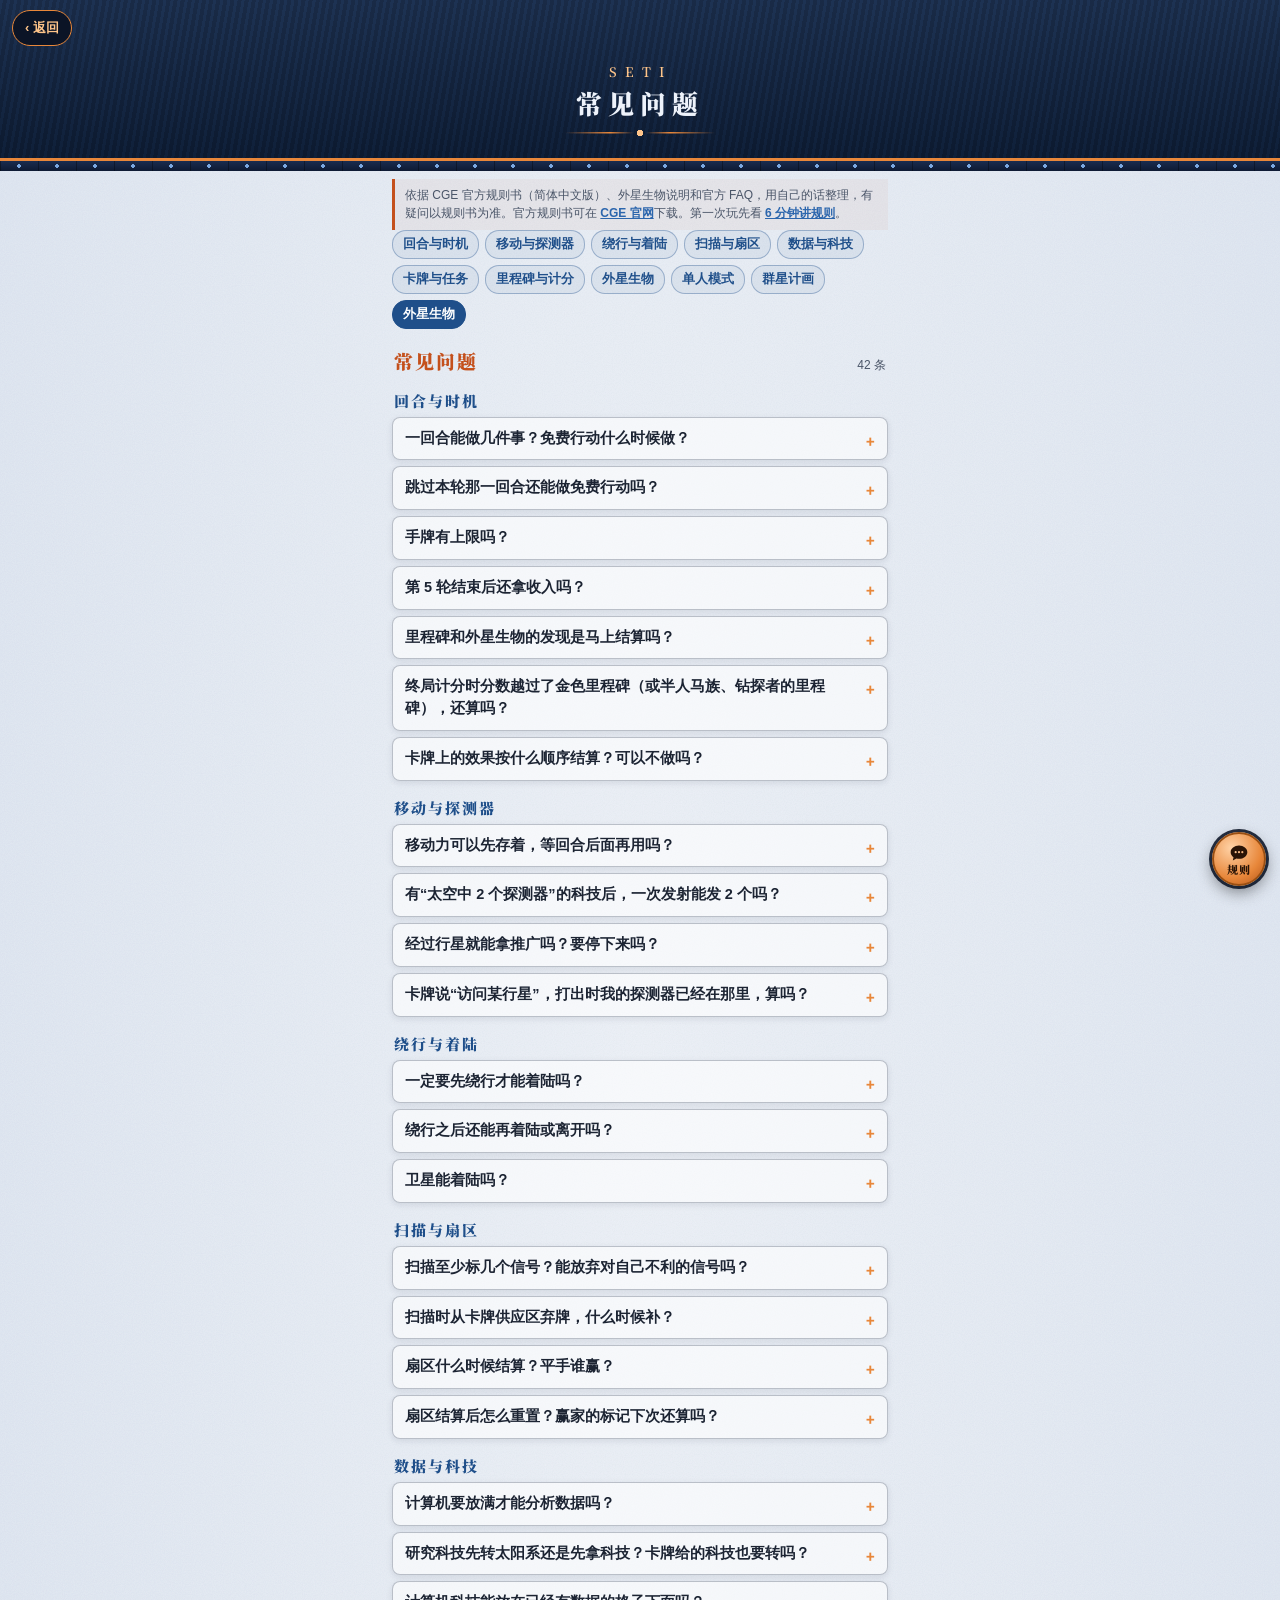
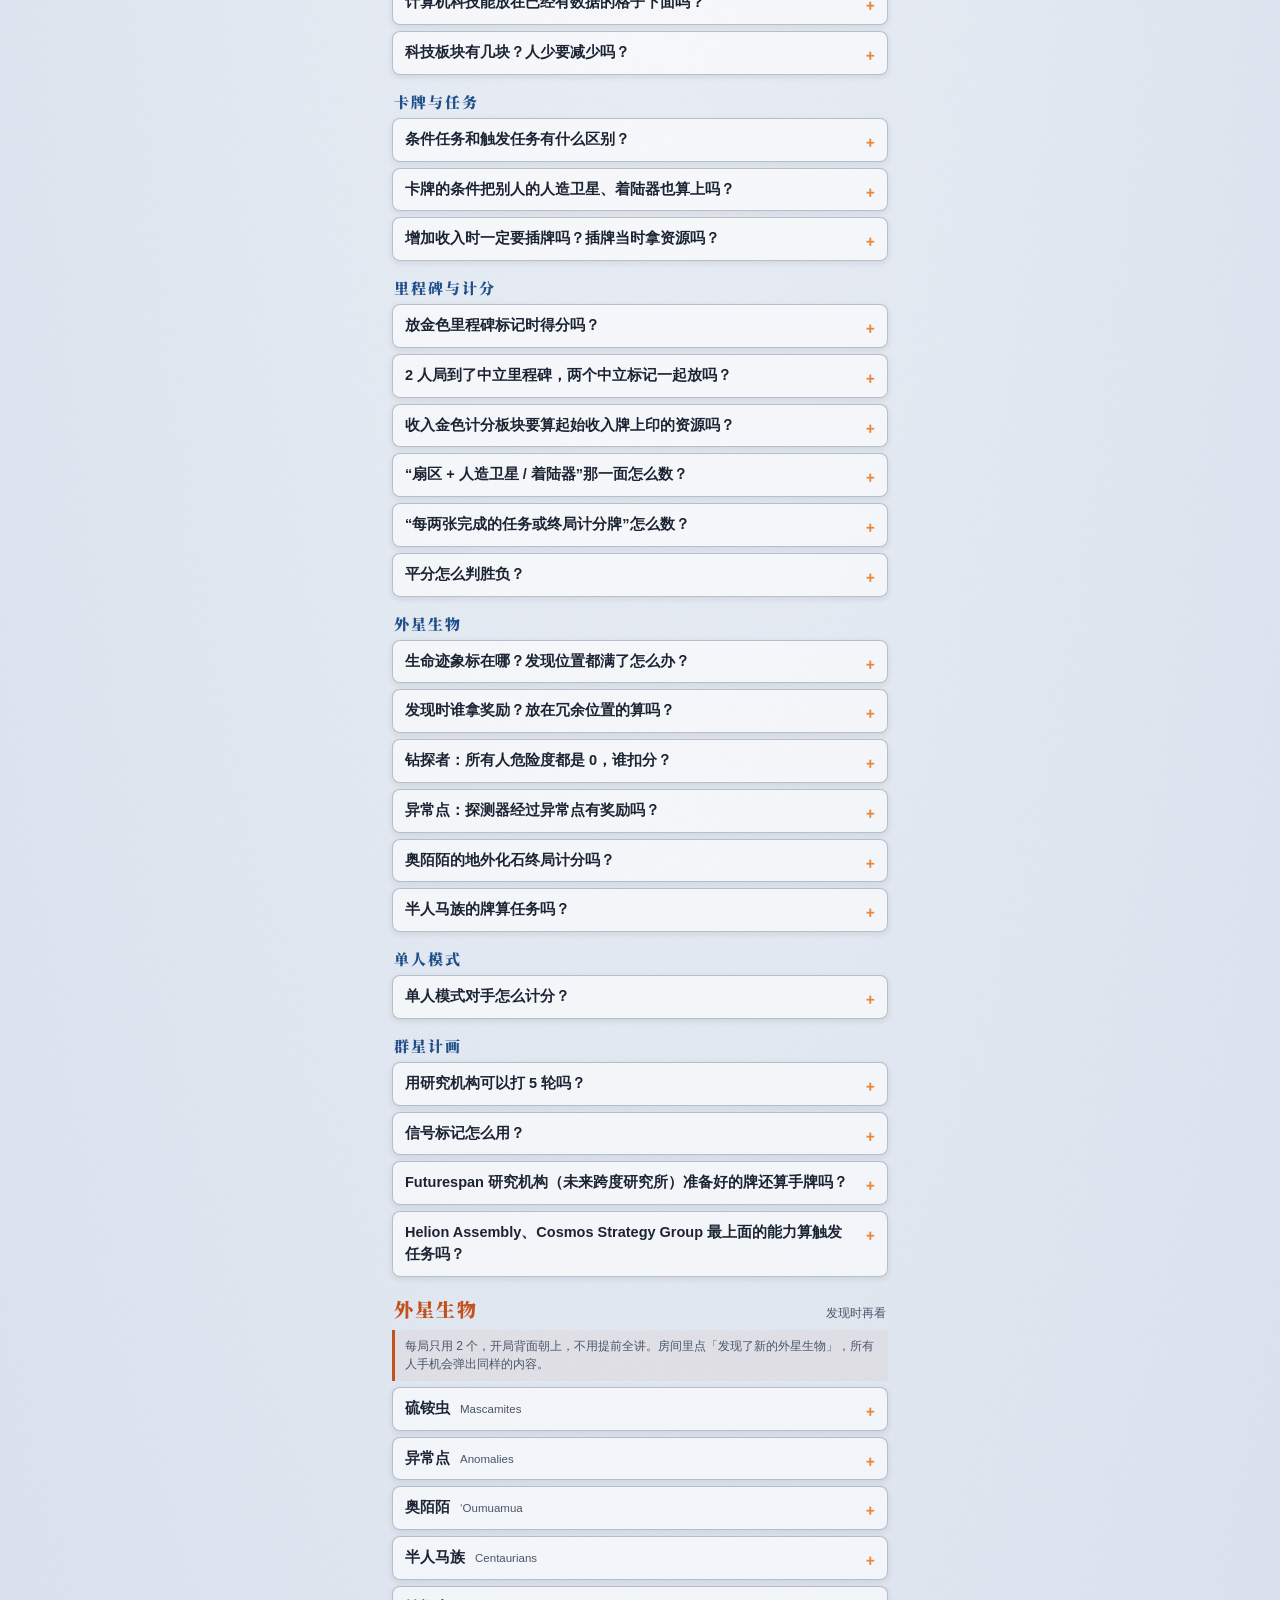
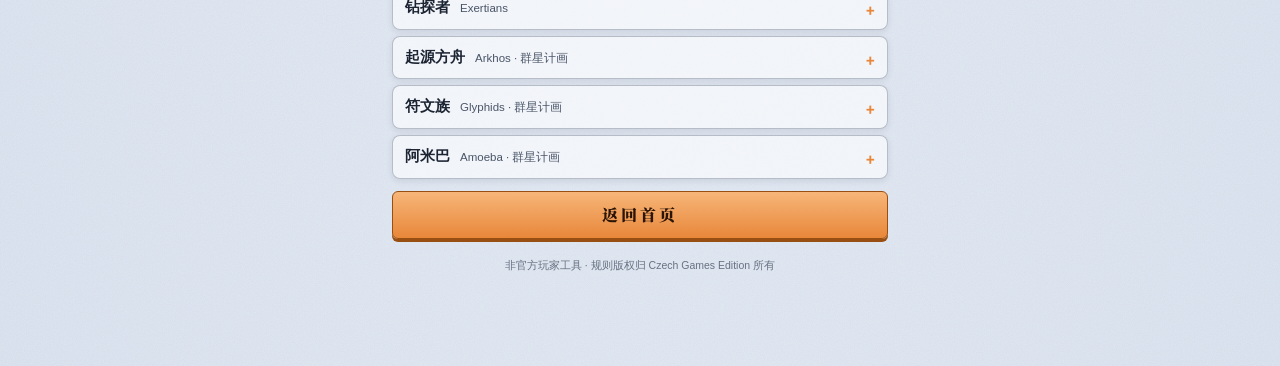
<file: public/guide.html>
<!doctype html>
<html lang="zh-CN">
<head>
<meta charset="utf-8">
<meta name="viewport" content="width=device-width,initial-scale=1,viewport-fit=cover">
<meta name="theme-color" content="#0b1426">
<title>常见问题 · 星空觅迹</title>
<meta property="og:title" content="常见问题 · 星空觅迹">
<meta property="og:image" content="https://seti.leisurecat.cloud/img/icon-512.jpg">
<link rel="icon" href="img/icon-64.png">
<link rel="apple-touch-icon" href="img/icon-180.png">
<link rel="preconnect" href="https://fonts.googleapis.com">
<link rel="preconnect" href="https://fonts.gstatic.com" crossorigin>
<link href="https://fonts.googleapis.com/css2?family=Oswald:wght@500;600&family=Noto+Serif+SC:wght@600;900&display=swap" rel="stylesheet">
<link rel="stylesheet" href="style.css">
</head>
<body>
<div style="position:absolute;width:0;height:0;overflow:hidden"><img src="img/icon-512.jpg" alt=""></div>
<div class="hero with-back"><div class="back-row"><a class="back-nav" href="/" data-html2canvas-ignore>‹ 返回</a></div><div class="en">SETI</div><h1>常见问题</h1><div class="orn"></div></div><div class="band"></div>
<div class="wrap guide">
<p class="note">依据 CGE 官方规则书（简体中文版）、外星生物说明和官方 FAQ，用自己的话整理，有疑问以规则书为准。官方规则书可在 <a href="https://czechgames.com/en/seti/" target="_blank" rel="noopener">CGE 官网</a>下载。第一次玩先看 <a href="teach">6 分钟讲规则</a>。</p>
<nav class="toc"><a href="#c0">回合与时机</a><a href="#c1">移动与探测器</a><a href="#c2">绕行与着陆</a><a href="#c3">扫描与扇区</a><a href="#c4">数据与科技</a><a href="#c5">卡牌与任务</a><a href="#c6">里程碑与计分</a><a href="#c7">外星生物</a><a href="#c8">单人模式</a><a href="#c9">群星计画</a><a class="fqa" href="#aliens">外星生物</a></nav>
<h2 class="h" id="faq">常见问题<small>42 条</small></h2>
<h3 class="fq-cat" id="c0">回合与时机</h3><details class="card fq"><summary>一回合能做几件事？免费行动什么时候做？</summary><p>每回合只做 1 个主要行动。免费行动次数不限，可以在主要行动之前、之后，甚至中途做，但只能在自己的回合做，不能在别人回合或回合之间做，也不能打断另一个免费行动。 <a href="https://filemanager.czechgames.com/storage/files/seti-search-for-extraterrestrial-intelligence/rules/SE%20rulebook%20ZH-S%2006.pdf" target="_blank" rel="noopener">来源：规则书第 7、28 页</a></p></details><details class="card fq"><summary>跳过本轮那一回合还能做免费行动吗？</summary><p>能。跳过本身是主要行动，所以先做免费行动，再执行跳过的步骤：弃到 4 张手牌、（第一个跳过的）转太阳系、选一轮结束牌。执行这些步骤时不能再做免费行动。 <a href="https://filemanager.czechgames.com/storage/files/seti-search-for-extraterrestrial-intelligence/rules/SE%20rulebook%20ZH-S%2006.pdf" target="_blank" rel="noopener">来源：规则书第 19 页</a></p></details><details class="card fq"><summary>手牌有上限吗？</summary><p>轮中没有上限，只在跳过时弃到 4 张。钻探者牌不算手牌。 <a href="https://filemanager.czechgames.com/storage/files/seti-search-for-extraterrestrial-intelligence/rules/SE%20rulebook%20ZH-S%2006.pdf" target="_blank" rel="noopener">来源：规则书第 19 页</a></p></details><details class="card fq"><summary>第 5 轮结束后还拿收入吗？</summary><p>不拿。收入在两轮之间拿，第 5 轮之后直接终局计分。但第 5 轮第一个跳过的人仍然要转太阳系。 <a href="https://filemanager.czechgames.com/storage/files/seti-search-for-extraterrestrial-intelligence/rules/SE%20rulebook%20ZH-S%2006.pdf" target="_blank" rel="noopener">来源：规则书第 19 页</a></p></details><details class="card fq"><summary>里程碑和外星生物的发现是马上结算吗？</summary><p>不是。都在当前玩家这个回合结束后结算（做完所有免费行动之后）。同一回合多人到达里程碑，从刚结束回合的玩家起顺时针结算，中立里程碑最后；有发现的话先结算里程碑再发现。 <a href="https://filemanager.czechgames.com/storage/files/seti-search-for-extraterrestrial-intelligence/rules/SE%20rulebook%20ZH-S%2006.pdf" target="_blank" rel="noopener">来源：规则书第 18、20 页</a></p></details><details class="card fq"><summary>终局计分时分数越过了金色里程碑（或半人马族、钻探者的里程碑），还算吗？</summary><p>不算。游戏已经结束，终局计分时越过的里程碑一律不触发。 <a href="https://boardgamegeek.com/thread/3392878" target="_blank" rel="noopener">来源：CGE 官方 FAQ</a></p></details><details class="card fq"><summary>卡牌上的效果按什么顺序结算？可以不做吗？</summary><p>从左到右、从上到下结算，执行不了的跳过、其余照做。可以不做的只有：移动（走不走）、增加收入（插不插）和任务奖励。转太阳系、标信号、拿科技、拿资源、得分、标生命迹象、卡牌要求的主要行动和里程碑都不能跳过。 <a href="https://boardgamegeek.com/thread/3392878" target="_blank" rel="noopener">来源：CGE 官方 FAQ</a></p></details><h3 class="fq-cat" id="c1">移动与探测器</h3><details class="card fq"><summary>移动力可以先存着，等回合后面再用吗？</summary><p>不行。CGE 在 2025 年 12 月正式裁定：拿到的移动力要马上用，用不完作废。唯一例外是离开小行星要 2 点时，可以马上花能量或弃牌补足第 2 点。很多早期教学视频讲错了。 <a href="https://boardgamegeek.com/thread/3621540" target="_blank" rel="noopener">来源：CGE 在 BGG 的裁定</a></p></details><details class="card fq"><summary>有“太空中 2 个探测器”的科技后，一次发射能发 2 个吗？</summary><p>不能。一次发射行动只放 1 个探测器，这个科技只是把上限提高到 2 个。已经在地球格上的探测器也算在太空中。 <a href="https://boardgamegeek.com/thread/3392878" target="_blank" rel="noopener">来源：CGE 官方 FAQ</a></p></details><details class="card fq"><summary>经过行星就能拿推广吗？要停下来吗？</summary><p>进入那一格就拿，不用停。同一回合重复进入同一格，每次都拿。太阳系公转把探测器推进有推广图标的格也拿，即使不是你的回合。 <a href="https://filemanager.czechgames.com/storage/files/seti-search-for-extraterrestrial-intelligence/rules/SE%20rulebook%20ZH-S%2006.pdf" target="_blank" rel="noopener">来源：规则书第 9、28 页</a></p></details><details class="card fq"><summary>卡牌说“访问某行星”，打出时我的探测器已经在那里，算吗？</summary><p>不算。“访问”要在打出卡牌之后把探测器移进那一格。人造卫星和着陆器也不算探测器。 <a href="https://boardgamegeek.com/thread/3392878" target="_blank" rel="noopener">来源：CGE 官方 FAQ</a></p></details><h3 class="fq-cat" id="c2">绕行与着陆</h3><details class="card fq"><summary>一定要先绕行才能着陆吗？</summary><p>不用。探测器在行星格里就可以直接着陆，花 3 能量。这颗行星已经有任何人的人造卫星时只花 2 能量，着陆卫星也享受这个折扣。 <a href="https://filemanager.czechgames.com/storage/files/seti-search-for-extraterrestrial-intelligence/rules/SE%20rulebook%20ZH-S%2006.pdf" target="_blank" rel="noopener">来源：规则书第 11 页</a></p></details><details class="card fq"><summary>绕行之后还能再着陆或离开吗？</summary><p>不能。人造卫星留在轨道上不再移动，也不能变成着陆器或回到太阳系。 <a href="https://boardgamegeek.com/thread/3392878" target="_blank" rel="noopener">来源：CGE 官方 FAQ</a></p></details><details class="card fq"><summary>卫星能着陆吗？</summary><p>默认不能，要有橙色探测器科技（能着陆卫星）或卡牌效果。费用和着陆行星一样，每个卫星只能有 1 个着陆器。 <a href="https://filemanager.czechgames.com/storage/files/seti-search-for-extraterrestrial-intelligence/rules/SE%20rulebook%20ZH-S%2006.pdf" target="_blank" rel="noopener">来源：规则书第 11、17 页</a></p></details><h3 class="fq-cat" id="c3">扫描与扇区</h3><details class="card fq"><summary>扫描至少标几个信号？能放弃对自己不利的信号吗？</summary><p>至少 2 个：地球所在扇区 1 个，从卡牌供应区弃 1 张牌、在它颜色相符的扇区 1 个。标信号是强制的，哪怕会帮对手完成扇区。数据凹槽满了还能继续标，多出的不给数据但算进争夺。 <a href="https://filemanager.czechgames.com/storage/files/seti-search-for-extraterrestrial-intelligence/rules/SE%20rulebook%20ZH-S%2006.pdf" target="_blank" rel="noopener">来源：规则书第 12–13 页</a></p></details><details class="card fq"><summary>扫描时从卡牌供应区弃牌，什么时候补？</summary><p>整个扫描行动结束后再补。平时从供应区拿牌（包括花 3 推广买牌）则马上补。 <a href="https://boardgamegeek.com/thread/3392878" target="_blank" rel="noopener">来源：CGE 官方 FAQ</a></p></details><details class="card fq"><summary>扇区什么时候结算？平手谁赢？</summary><p>拿走最后一个数据就完成，在这个主要行动结束时结算（不是回合结束）。标记最多的赢，平手时后放标记的人赢。每个在这个扇区有标记的人都得 1 推广。 <a href="https://filemanager.czechgames.com/storage/files/seti-search-for-extraterrestrial-intelligence/rules/SE%20rulebook%20ZH-S%2006.pdf" target="_blank" rel="noopener">来源：规则书第 13 页</a></p></details><details class="card fq"><summary>扇区结算后怎么重置？赢家的标记下次还算吗？</summary><p>第二名留 1 个标记在第 1 格，其余标记退回，重新放满数据，之后可以再争。只有一个人的标记时没有第二名。赢家放在恒星旁的标记只表示赢过，下次争夺不算。 <a href="https://filemanager.czechgames.com/storage/files/seti-search-for-extraterrestrial-intelligence/rules/SE%20rulebook%20ZH-S%2006.pdf" target="_blank" rel="noopener">来源：规则书第 13、28 页</a></p></details><h3 class="fq-cat" id="c4">数据与科技</h3><details class="card fq"><summary>计算机要放满才能分析数据吗？</summary><p>上排 6 格都放满才能分析，计算机科技带来的下排格不要求放满。分析后清空计算机所有数据，数据池里的不动。数据池最多 6 个。 <a href="https://filemanager.czechgames.com/storage/files/seti-search-for-extraterrestrial-intelligence/rules/SE%20rulebook%20ZH-S%2006.pdf" target="_blank" rel="noopener">来源：规则书第 14 页</a></p></details><details class="card fq"><summary>研究科技先转太阳系还是先拿科技？卡牌给的科技也要转吗？</summary><p>先转再拿。卡牌给科技也要转；牌上同时画着公转和科技也只转一次。这种颜色你已经拿满拿不到科技时，仍然要转。 <a href="https://filemanager.czechgames.com/storage/files/seti-search-for-extraterrestrial-intelligence/rules/SE%20rulebook%20ZH-S%2006.pdf" target="_blank" rel="noopener">来源：规则书第 16 页</a></p></details><details class="card fq"><summary>计算机科技能放在已经有数据的格子下面吗？</summary><p>能放，压在数据下面，但这不算放数据，拿不到那格的 2 分。只能放进空的计算机科技槽，不能盖住已有的科技。 <a href="https://boardgamegeek.com/thread/3392878" target="_blank" rel="noopener">来源：CGE 官方 FAQ</a></p></details><details class="card fq"><summary>科技板块有几块？人少要减少吗？</summary><p>12 种科技每种 4 块，不论人数都全放，每叠顶上一块 2 分板块。科技版图上缺角的方向印错了，以板块奖励面朝上为准。 <a href="https://filemanager.czechgames.com/storage/files/seti-search-for-extraterrestrial-intelligence/rules/SE%20rulebook%20ZH-S%2006.pdf" target="_blank" rel="noopener">来源：规则书第 5 页</a></p></details><h3 class="fq-cat" id="c5">卡牌与任务</h3><details class="card fq"><summary>条件任务和触发任务有什么区别？</summary><p>条件任务看状态：满足条件时作为免费行动完成，打出时就满足的也可以，但要先结算完这张牌的主效果。触发任务只认打出之后发生的事，一次触发只能盖一个圆圈，可以在别人回合触发，全部盖满才算完成。 <a href="https://filemanager.czechgames.com/storage/files/seti-search-for-extraterrestrial-intelligence/rules/SE%20rulebook%20ZH-S%2006.pdf" target="_blank" rel="noopener">来源：规则书第 15 页</a></p></details><details class="card fq"><summary>卡牌的条件把别人的人造卫星、着陆器也算上吗？</summary><p>不算，卡牌条件只看你自己的东西，除非卡上写明。终局计分牌也一样。 <a href="https://boardgamegeek.com/thread/3392878" target="_blank" rel="noopener">来源：CGE 官方 FAQ</a></p></details><details class="card fq"><summary>增加收入时一定要插牌吗？插牌当时拿资源吗？</summary><p>插不插可以选。插的时候立即拿这张牌右下角的资源，从下一轮起每轮收入也多这一份。 <a href="https://filemanager.czechgames.com/storage/files/seti-search-for-extraterrestrial-intelligence/rules/SE%20rulebook%20ZH-S%2006.pdf" target="_blank" rel="noopener">来源：规则书第 6 页</a></p></details><h3 class="fq-cat" id="c6">里程碑与计分</h3><details class="card fq"><summary>放金色里程碑标记时得分吗？</summary><p>不得分。到 25、50、70 分的回合结束时选一块还没标过的金色计分板块放标记，终局才按“组数 × 标记所在格的分数”计分。 <a href="https://filemanager.czechgames.com/storage/files/seti-search-for-extraterrestrial-intelligence/rules/SE%20rulebook%20ZH-S%2006.pdf" target="_blank" rel="noopener">来源：规则书第 18、21 页</a></p></details><details class="card fq"><summary>2 人局到了中立里程碑，两个中立标记一起放吗？</summary><p>不。每次有人达到或越过时只移 1 个，放进最左边空着的发现位置（先填左边种族下的）。4 人局没有中立里程碑。 <a href="https://boardgamegeek.com/thread/3392878" target="_blank" rel="noopener">来源：CGE 官方 FAQ</a></p></details><details class="card fq"><summary>收入金色计分板块要算起始收入牌上印的资源吗？</summary><p>不算。只数插在起始收入牌下面的牌。外星生物给的推广、数据等特殊收入也不算。 <a href="https://filemanager.czechgames.com/storage/files/seti-search-for-extraterrestrial-intelligence/rules/SE%20rulebook%20ZH-S%2006.pdf" target="_blank" rel="noopener">来源：规则书第 21 页</a></p></details><details class="card fq"><summary>“扇区 + 人造卫星 / 着陆器”那一面怎么数？</summary><p>赢得扇区的次数（同一扇区赢多次每次都算）和人造卫星加着陆器总数（含卫星上的），取小的那个就是组数。两者不需要在同一个扇区。 <a href="https://boardgamegeek.com/thread/3392878" target="_blank" rel="noopener">来源：CGE 官方 FAQ</a></p></details><details class="card fq"><summary>“每两张完成的任务或终局计分牌”怎么数？</summary><p>已完成的任务和打出的终局计分牌加起来除以 2，向下取整。0 分的终局计分牌也算；半人马族、钻探者的牌不算任务。 <a href="https://boardgamegeek.com/thread/3392878" target="_blank" rel="noopener">来源：CGE 官方 FAQ</a></p></details><details class="card fq"><summary>平分怎么判胜负？</summary><p>不判，最高分平手就共享胜利。规则书开玩笑说“卡尔·萨根的头号粉丝获胜”，紧接着说是开玩笑的。 <a href="https://filemanager.czechgames.com/storage/files/seti-search-for-extraterrestrial-intelligence/rules/SE%20rulebook%20ZH-S%2006.pdf" target="_blank" rel="noopener">来源：规则书第 21 页</a></p></details><h3 class="fq-cat" id="c7">外星生物</h3><details class="card fq"><summary>生命迹象标在哪？发现位置都满了怎么办？</summary><p>在两个外星生物下方对应颜色的发现位置放标记，每个 5 分 + 1 推广。对应颜色都满了，放冗余位置得 3 分；即使还有空位也可以主动放冗余位置。种族被发现后，可以标在它版图上任何同色空位并拿奖励，不必从下往上。 <a href="https://filemanager.czechgames.com/storage/files/seti-search-for-extraterrestrial-intelligence/rules/SE%20rulebook%20ZH-S%2006.pdf" target="_blank" rel="noopener">来源：规则书第 20 页</a></p></details><details class="card fq"><summary>发现时谁拿奖励？放在冗余位置的算吗？</summary><p>只有在 3 个发现位置放过标记的玩家拿发现奖励，冗余位置不算。但统计“某种族的生命迹象”时，发现位置和冗余位置都算。 <a href="https://boardgamegeek.com/thread/3392878" target="_blank" rel="noopener">来源：CGE 官方 FAQ</a></p></details><details class="card fq"><summary>钻探者：所有人危险度都是 0，谁扣分？</summary><p>谁都不扣。危险度最高的人才扣总分的十分之一（向下取整），最高是 0 时没人扣。平手的都扣，这一步在所有其他计分之后。 <a href="https://boardgamegeek.com/thread/3441681" target="_blank" rel="noopener">来源：CGE 在 BGG 的裁定</a></p></details><details class="card fq"><summary>异常点：探测器经过异常点有奖励吗？</summary><p>没有。异常点只在每次太阳系公转后、地球和它在同一扇区时结算，奖励给异常点版图上那一列标得最高的玩家。 <a href="https://filemanager.czechgames.com/storage/files/seti-search-for-extraterrestrial-intelligence/other-downloads/alien-species/SE%20aliens%20ZH-S%2005.pdf" target="_blank" rel="noopener">来源：外星生物说明第 4 页</a></p></details><details class="card fq"><summary>奥陌陌的地外化石终局计分吗？</summary><p>不计分，也不能兑换资源，只用来支付奥陌陌版图上部分位置的费用。 <a href="https://boardgamegeek.com/thread/3392878" target="_blank" rel="noopener">来源：CGE 官方 FAQ</a></p></details><details class="card fq"><summary>半人马族的牌算任务吗？</summary><p>不算。半人马族牌用能量付费，打出时在你分数 +15 处放标记，分数到了再结算绿色部分。 <a href="https://filemanager.czechgames.com/storage/files/seti-search-for-extraterrestrial-intelligence/other-downloads/alien-species/SE%20aliens%20ZH-S%2005.pdf" target="_blank" rel="noopener">来源：外星生物说明第 8 页</a></p></details><h3 class="fq-cat" id="c8">单人模式</h3><details class="card fq"><summary>单人模式对手怎么计分？</summary><p>对手的分数条照常走，不计金色计分板块（只占第一格）。第 5 轮结束时每个没完成的目标对手得 5 分。你的分数比对手高就赢。 <a href="https://filemanager.czechgames.com/storage/files/seti-search-for-extraterrestrial-intelligence/rules/SE%20rulebook%20ZH-S%2006.pdf" target="_blank" rel="noopener">来源：规则书第 26 页</a></p></details><h3 class="fq-cat" id="c9">群星计画</h3><details class="card fq"><summary>用研究机构可以打 5 轮吗？</summary><p>官方不建议。研究机构按 4 轮（第 2–5 轮）平衡，打 5 轮会明显变长。只用快速起始牌不用研究机构打 4 轮会偏弱；真要这样玩，用基础的起始收入牌代替研究机构。 <a href="https://filemanager.czechgames.com/storage/files/seti-space-agencies/rules/SE2%20rulebook%20ZH-S%2002.pdf" target="_blank" rel="noopener">来源：《群星计画》规则书第 8 页</a></p></details><details class="card fq"><summary>信号标记怎么用？</summary><p>在扫描行动中，每弃 1 个信号标记，可以多从卡牌供应区弃 1 张牌，在颜色相符的扇区标 1 个信号。供应区要等扫描结束才补，所以一次扫描最多用 2 个。只有扫描行动能用，单纯标信号的效果不行。 <a href="https://filemanager.czechgames.com/storage/files/seti-space-agencies/rules/SE2%20rulebook%20ZH-S%2002.pdf" target="_blank" rel="noopener">来源：《群星计画》规则书第 8 页</a></p></details><details class="card fq"><summary>Futurespan 研究机构（未来跨度研究所）准备好的牌还算手牌吗？</summary><p>不算。同一时间只能有 1 张准备好的牌；它不再算在手牌里，除了在标记到达时免费打出，不能用作其他用途。这个研究机构“每轮一次”的能力，只有标记在分数条上时才能用。 <a href="https://filemanager.czechgames.com/storage/files/seti-space-agencies/rules/SE2%20rulebook%20ZH-S%2002.pdf" target="_blank" rel="noopener">来源：《群星计画》规则书第 8 页</a></p></details><details class="card fq"><summary>Helion Assembly、Cosmos Strategy Group 最上面的能力算触发任务吗？</summary><p>不算，只是长得像。同一次触发同时满足触发任务和这类能力时，两边都可以标。 <a href="https://filemanager.czechgames.com/storage/files/seti-space-agencies/rules/SE2%20rulebook%20ZH-S%2002.pdf" target="_blank" rel="noopener">来源：《群星计画》规则书第 8 页</a></p></details>
<h2 class="h" id="aliens">外星生物<small>发现时再看</small></h2>
<p class="note">每局只用 2 个，开局背面朝上，不用提前全讲。房间里点「发现了新的外星生物」，所有人手机会弹出同样的内容。</p>
<div id="species"></div>
<a class="btn" href="./">返回首页</a>
<footer>非官方玩家工具 · 规则版权归 Czech Games Edition 所有</footer>
</div>
<script type="module">
import { SPECIES } from './logic.js';
import { SPECIES_INFO } from './steps.js';
const li = a => `<ul class="steps">${a.map(t => `<li><span>${t}</span></li>`).join('')}</ul>`;
document.getElementById('species').innerHTML = Object.entries(SPECIES_INFO).map(([k, I]) => `<details class="card fq"><summary>${SPECIES[k].zh} <small>${SPECIES[k].en}${SPECIES[k].x ? ' · 群星计画' : ''}</small></summary>
  <div class="spx"><h4>翻开后马上做</h4>${li(I.setup)}<h4>新规则</h4>${li(I.rules)}${I.end ? `<h4>终局</h4>${li([I.end])}` : ''}${I.traps.length ? `<h4>容易错</h4>${li(I.traps)}` : ''}<p class="src">来源：${I.src}（种 = 外星生物说明，扩种 = 群星计画外星生物说明）</p></div></details>`).join('');
</script>
<script type="module" src="chat.js"></script>
</body>
</html>
</file>
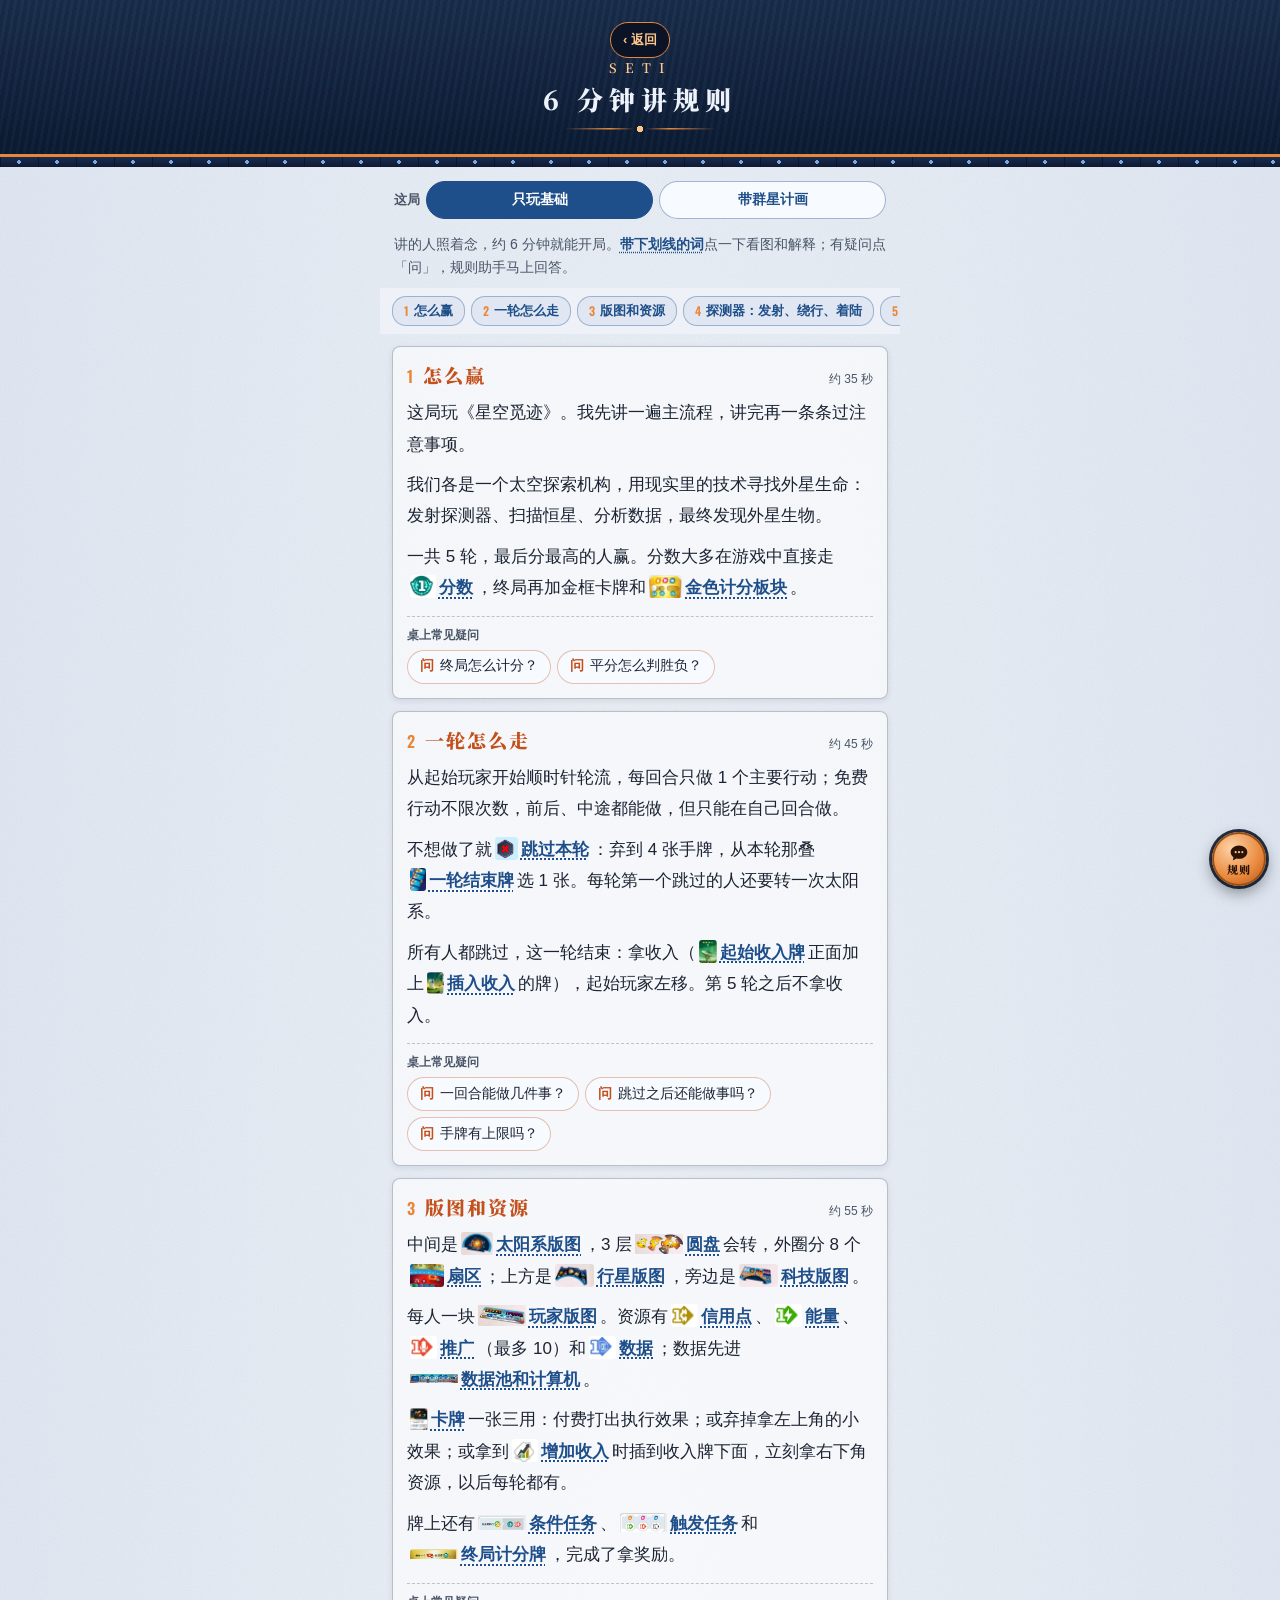
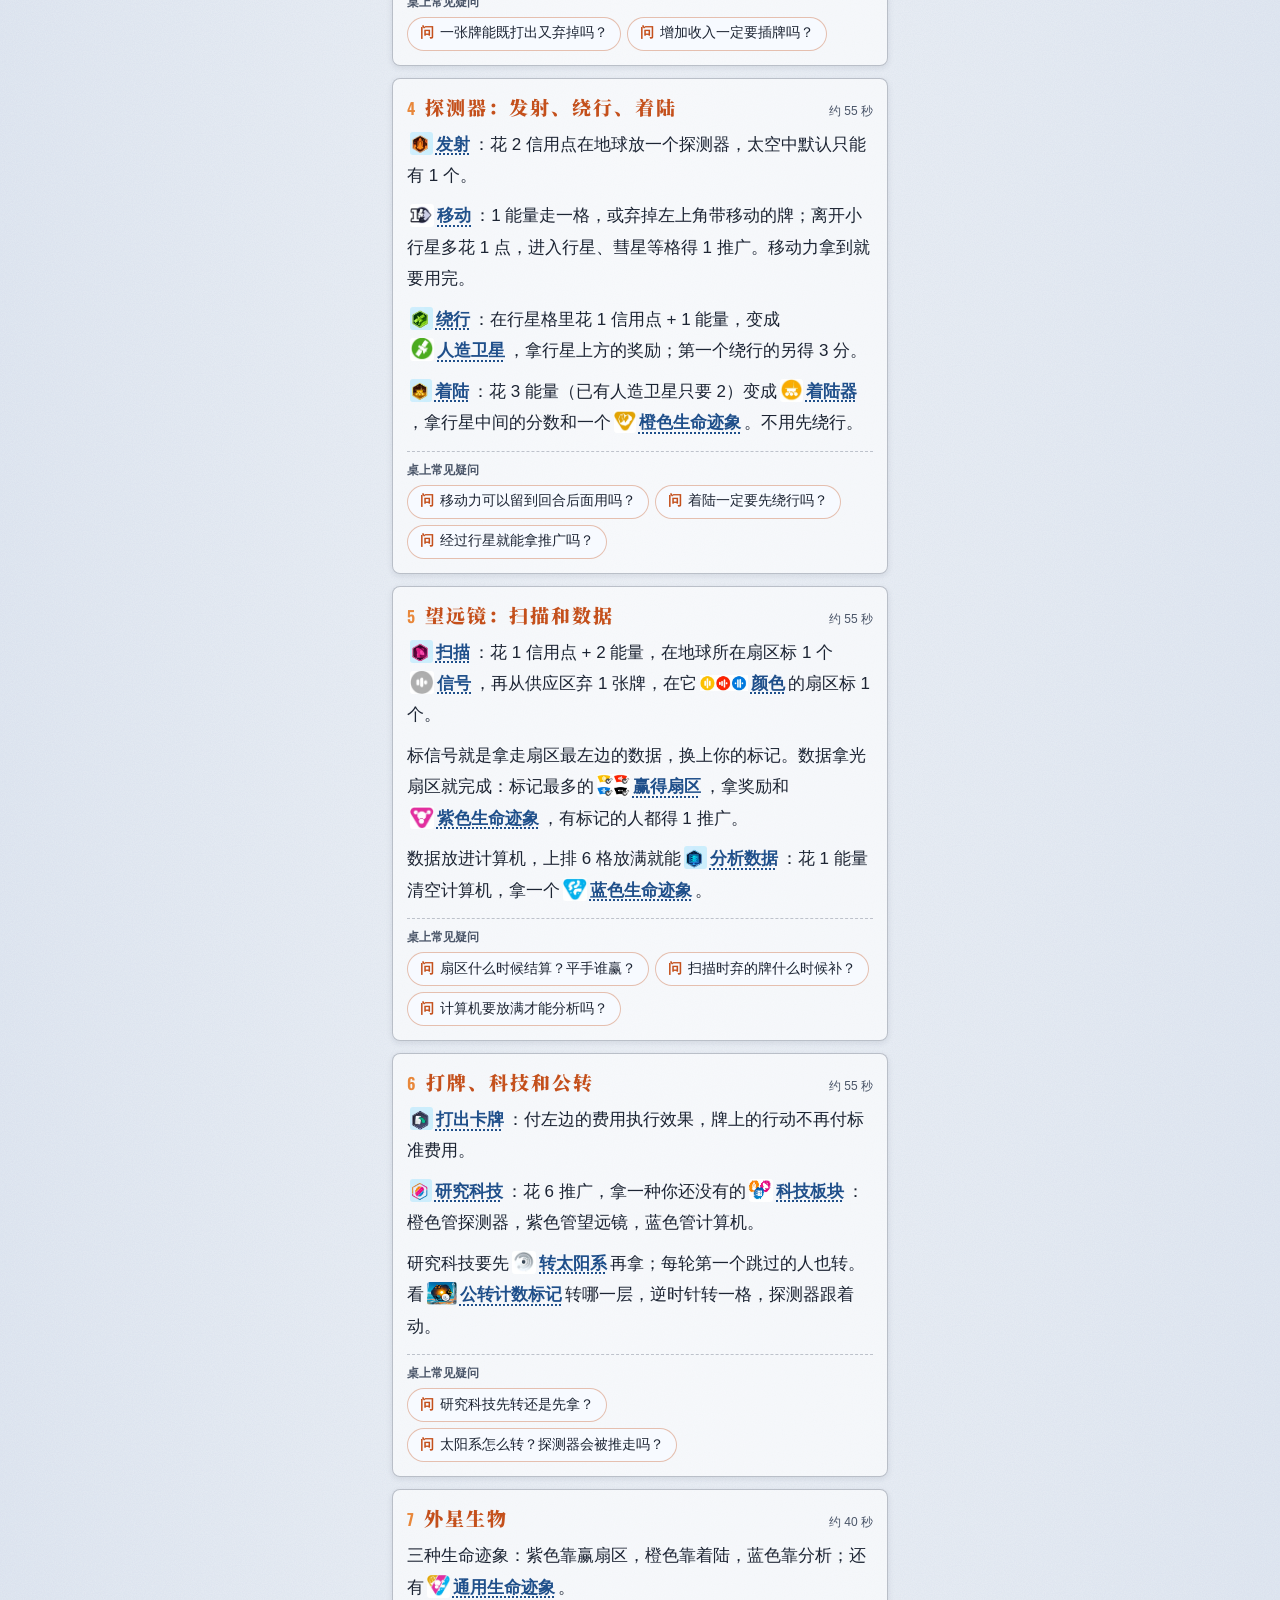
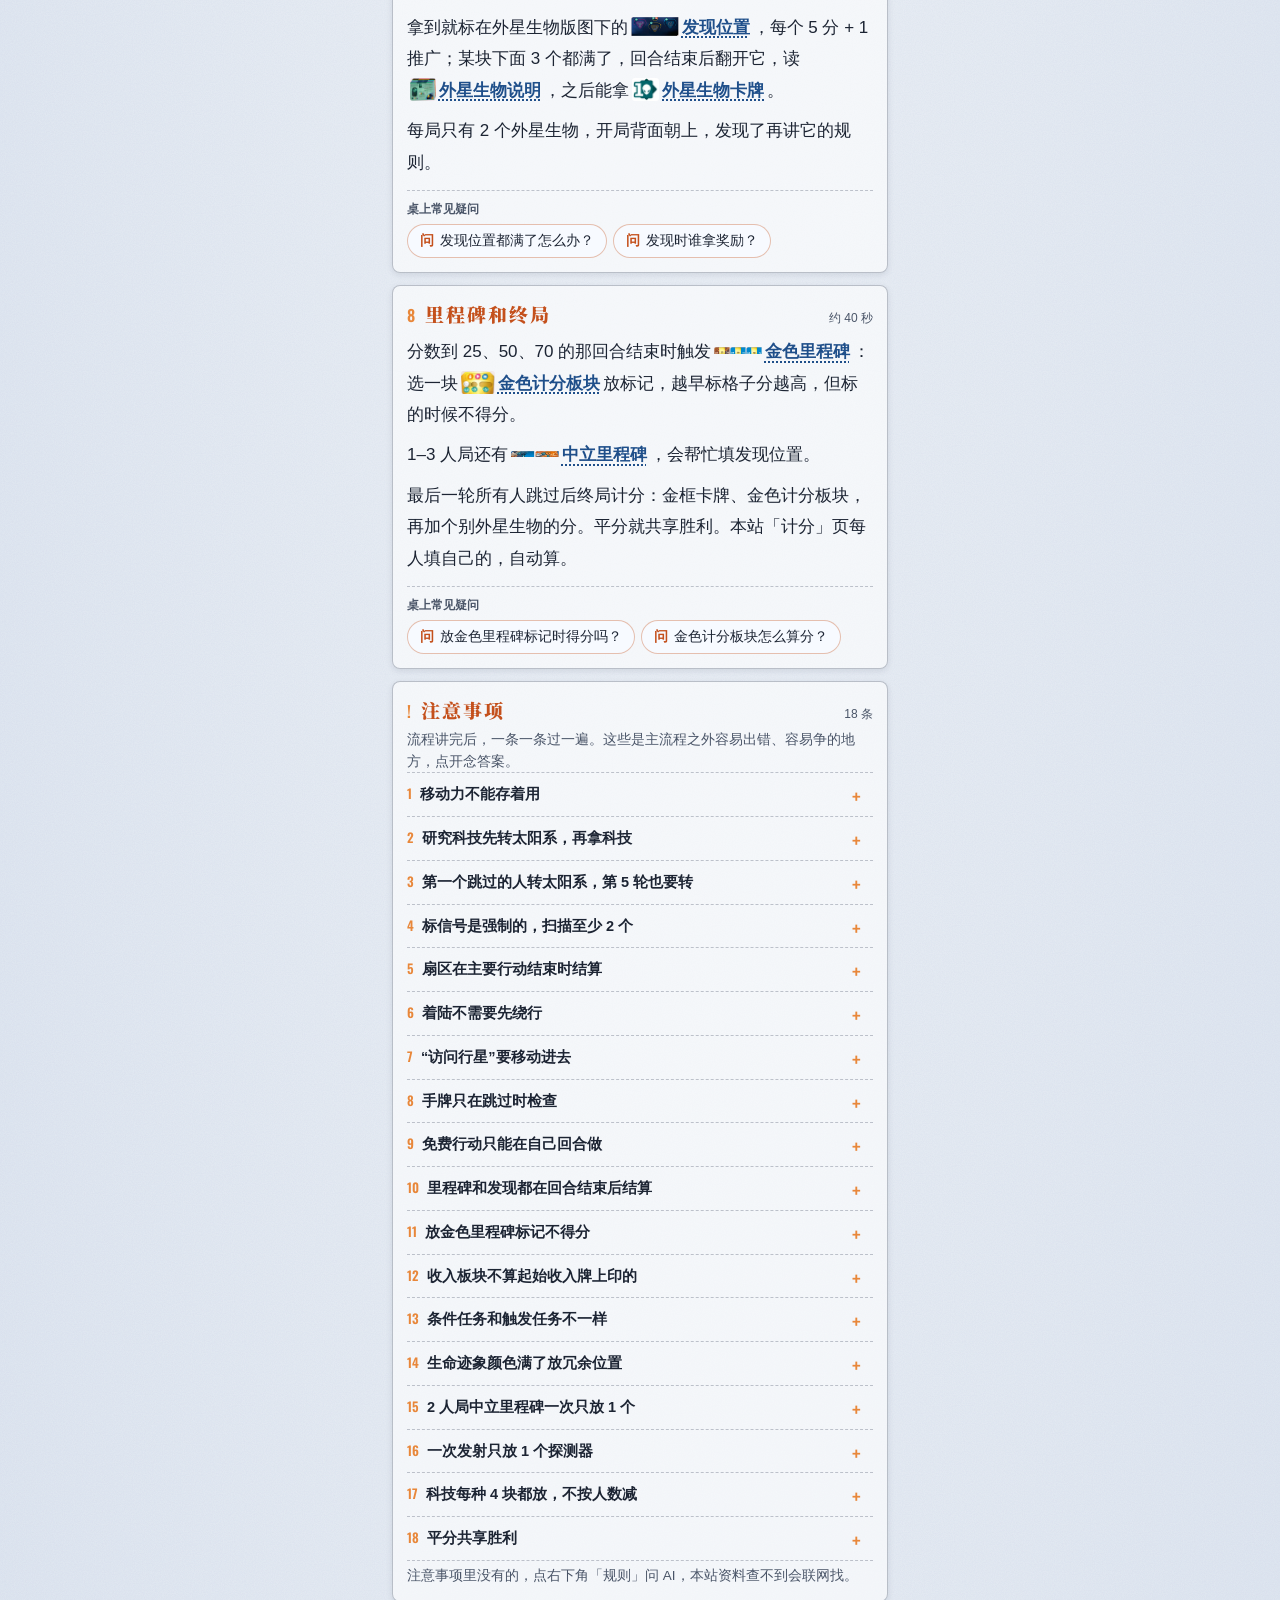
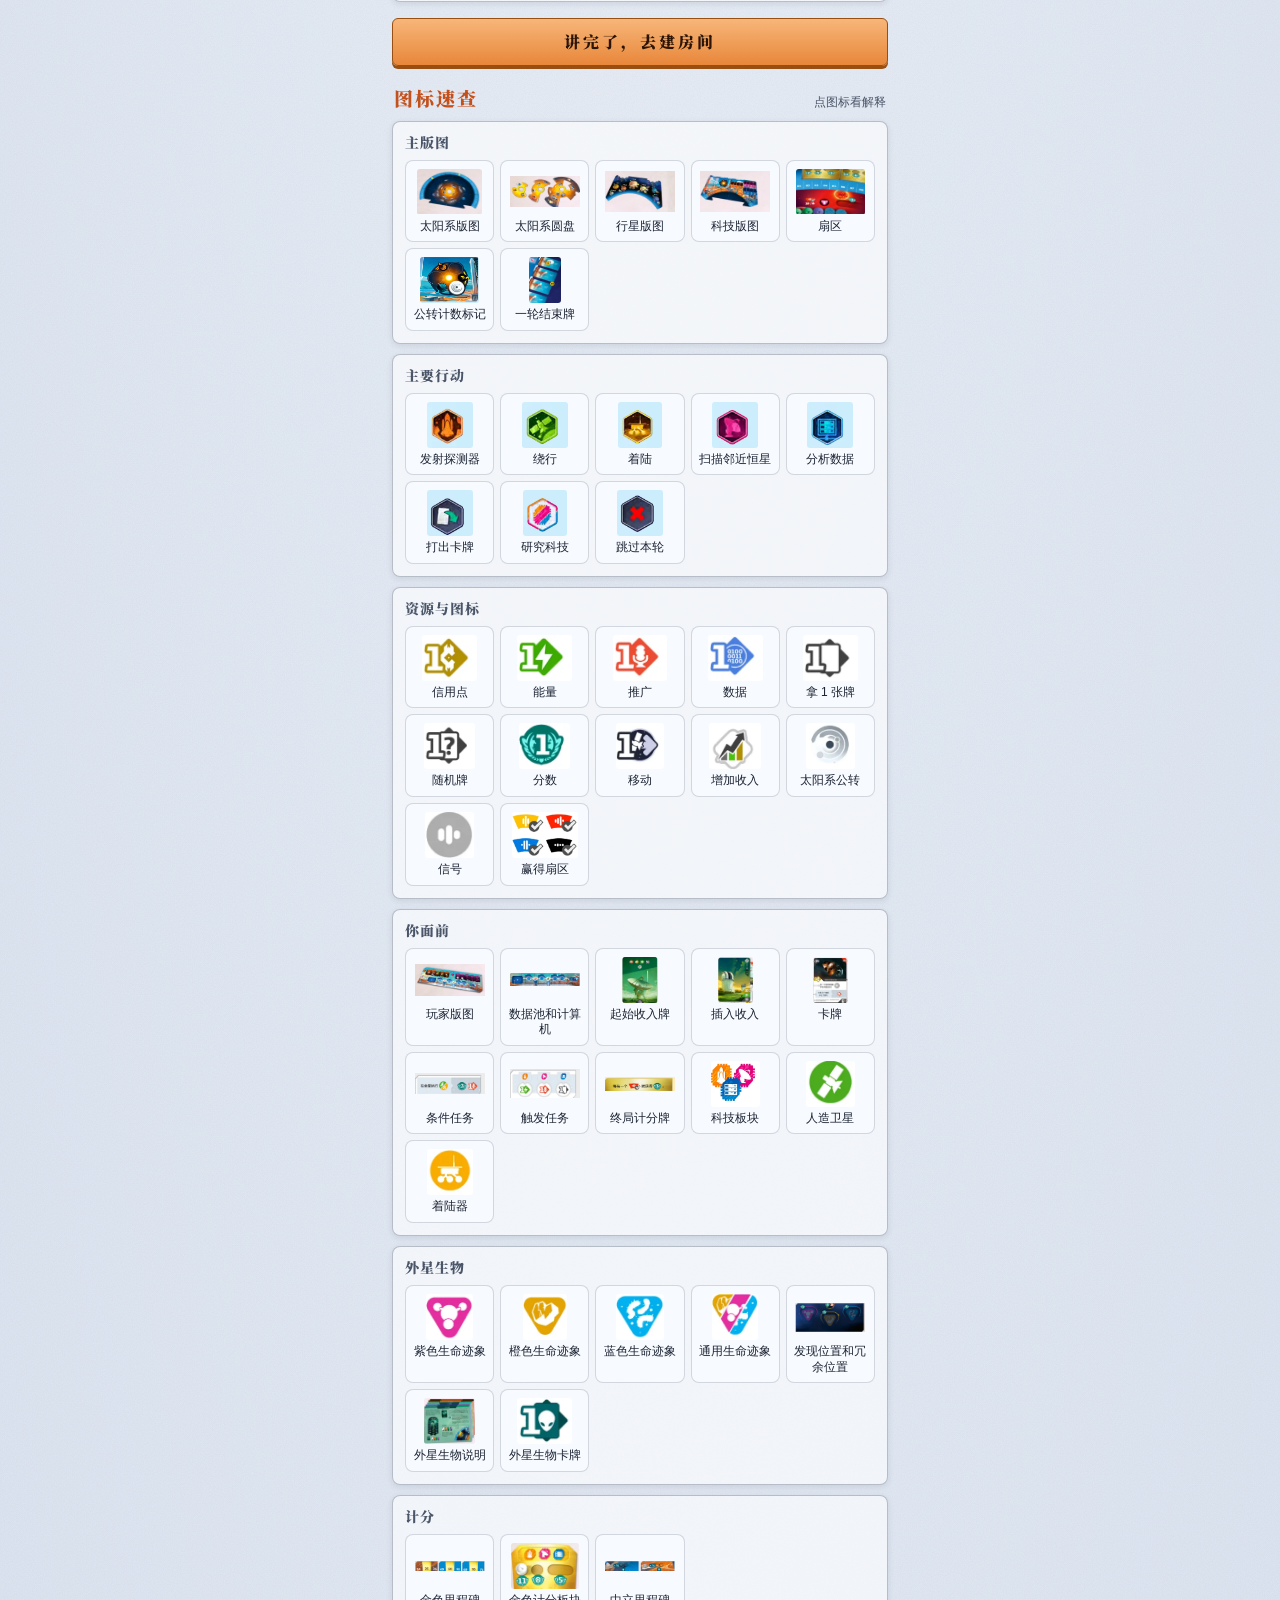
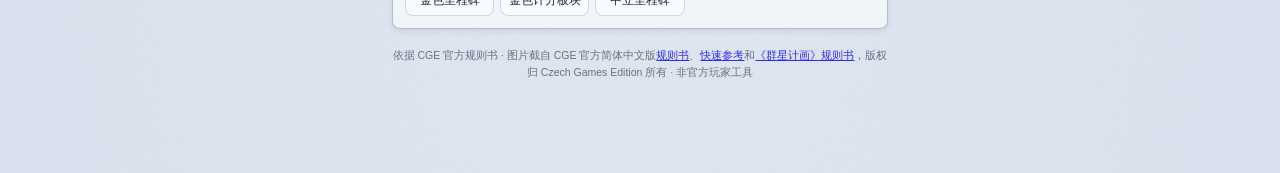
<file: public/teach.html>
<!doctype html>
<html lang="zh-CN">
<head>
<meta charset="utf-8">
<meta name="viewport" content="width=device-width,initial-scale=1,viewport-fit=cover">
<meta name="theme-color" content="#0b1426">
<title>6 分钟讲规则 · 星空觅迹</title>
<meta property="og:title" content="6 分钟讲规则 · 星空觅迹">
<meta property="og:image" content="https://seti.leisurecat.cloud/img/icon-512.jpg">
<link rel="icon" href="img/icon-64.png">
<link rel="apple-touch-icon" href="img/icon-180.png">
<link rel="preconnect" href="https://fonts.googleapis.com">
<link rel="preconnect" href="https://fonts.gstatic.com" crossorigin>
<link href="https://fonts.googleapis.com/css2?family=Oswald:wght@500;600&family=Noto+Serif+SC:wght@600;900&display=swap" rel="stylesheet">
<link rel="stylesheet" href="style.css">
</head>
<body>
<div style="position:absolute;width:0;height:0;overflow:hidden"><img src="img/icon-512.jpg" alt=""></div>
<div class="hero"><a class="back-nav" href="/" data-html2canvas-ignore>‹ 返回</a><div class="en">SETI</div><h1>6 分钟讲规则</h1><div class="orn"></div></div><div class="band"></div>
<div class="wrap teach" id="teach"></div>
<script type="module" src="teach.js"></script>
<script type="module" src="chat.js"></script>
</body>
</html>
</file>
<file: public/style.css>
:root{
  --parch:#eef2f8; --parch2:#dce4f0; --ink:#1c2433; --ink2:#4a5568;
  --red:#c4501c; --navy:#1f4f8a; --navy2:#2c66ad; --step:#2c66ad;
  --steel:#0b1426; --steel2:#13233f; --brass:#e8873a; --brass2:#ffc58a;
  --wood:#1a2c4f; --wood2:#0e1a33;
  --p-green:#3f9b4a; --p-purple:#7d55b8; --p-orange:#e07b2a; --p-white:#eef0f3; --p-rival:#6b7486;
  --c-track:#2c66ad; --c-cards:#c9a227; --c-gold:#e8873a; --c-alien:#7d55b8; --c-obj:#6b7486;
  --serif:"Noto Serif SC","Songti SC","STSong",serif;
  --sans:-apple-system,"PingFang SC","Hiragino Sans GB","Microsoft YaHei",sans-serif;
  --num:"Oswald","DIN Alternate",sans-serif;
}
*{box-sizing:border-box;margin:0;padding:0;-webkit-tap-highlight-color:transparent}
html{background:var(--parch2)}
body{min-height:100vh;font-family:var(--sans);color:var(--ink);
  background:
    url("data:image/svg+xml;utf8,<svg xmlns='http://www.w3.org/2000/svg' width='240' height='240'><filter id='n'><feTurbulence type='fractalNoise' baseFrequency='.9' numOctaves='2' stitchTiles='stitch'/><feColorMatrix values='0 0 0 0 .2 0 0 0 0 .25 0 0 0 0 .35 0 0 0 .08 0'/></filter><rect width='240' height='240' filter='url(%23n)'/></svg>"),
    radial-gradient(ellipse at 50% 30%,var(--parch) 0%,var(--parch2) 100%)}
button{font-family:inherit;cursor:pointer}
.hidden{display:none!important}
.band{height:10px;background:radial-gradient(circle at 19px 5px,#7aa7e0 0 1.6px,transparent 2px) 0 0/38px 10px,linear-gradient(90deg,rgba(0,0,0,.35) 0 1px,transparent 1px) 0 0/38px 10px,linear-gradient(var(--wood),var(--wood2))}

/* big header (landing / setup) */
.hero{padding:calc(env(safe-area-inset-top) + 22px) 16px 20px;text-align:center;color:#eef3fb;
  background:linear-gradient(180deg,rgba(255,255,255,.04),rgba(0,0,0,.25)),repeating-linear-gradient(100deg,#142a4c 0 3px,#10223f 3px 7px),var(--steel2);
  border-bottom:3px solid var(--brass)}
.hero .en{font:600 13px var(--serif);letter-spacing:8px;color:var(--brass2)}
.hero h1{font:900 26px/1.25 var(--serif);letter-spacing:6px;margin-top:6px}
.orn{width:150px;height:10px;margin:8px auto 0;
  background:radial-gradient(circle,var(--brass2) 0 3px,transparent 3.5px) center/10px 10px no-repeat,
    linear-gradient(90deg,transparent,var(--brass) 30%,transparent 46%,transparent 54%,var(--brass) 70%,transparent) center/100% 1.5px no-repeat}
/* slim bar (in game) */
.bar{display:flex;align-items:center;gap:8px;padding:calc(env(safe-area-inset-top) + 8px) 12px 8px;color:#eef3fb;
  background:repeating-linear-gradient(100deg,#142a4c 0 3px,#10223f 3px 7px),var(--steel2);border-bottom:2px solid var(--brass)}
.bar .ttl{flex:1;font:900 15px var(--serif);letter-spacing:2px;white-space:nowrap;overflow:hidden;text-overflow:ellipsis}
.room{display:inline-flex;align-items:center;gap:6px;height:30px;padding:0 10px;border-radius:15px;border:1px solid rgba(255,197,138,.5);
  background:rgba(0,0,0,.2);color:var(--brass2);font:600 15px var(--num);letter-spacing:2px}
.room small{font:500 11px var(--sans);letter-spacing:0;color:#b7c4dc}
.conn{width:9px;height:9px;border-radius:50%;background:#7d8796;box-shadow:0 0 0 2px rgba(0,0,0,.25)}
.conn.on{background:#62c27a}

.wrap{max-width:520px;margin:0 auto;padding:0 12px calc(env(safe-area-inset-bottom) + 20px)}
.tabs{display:flex;gap:6px;margin:10px 0 8px}
.tab{flex:1;height:38px;border-radius:4px;font:700 15px var(--serif);letter-spacing:3px;color:var(--navy);
  background:rgba(31,79,138,.08);border:1.5px solid rgba(31,79,138,.35)}
.tab.on{color:#fff;background:linear-gradient(180deg,var(--navy2),var(--navy));border-color:#123a6b}
h2.h{display:flex;align-items:baseline;justify-content:space-between;margin:18px 2px 8px;font:900 19px var(--serif);letter-spacing:2px;color:var(--red)}
h2.h small{font:500 12px var(--sans);letter-spacing:0;color:var(--ink2)}
.note{font:500 12px/1.55 var(--sans);color:var(--ink2);padding:7px 10px;border-left:3px solid var(--red);background:rgba(196,80,28,.05);margin-top:8px}
.note b{color:var(--red)}
.card{background:rgba(255,255,255,.6);border:1.5px solid rgba(60,72,95,.32);border-radius:8px;box-shadow:0 2px 6px rgba(20,30,60,.1)}
.list{display:flex;flex-direction:column;gap:7px}
.row{display:flex;align-items:center;gap:8px;padding:7px 9px}
.stepn{flex:none;width:24px;height:24px;border-radius:50%;background:var(--step);color:#fff;border:2px solid #fff;
  box-shadow:0 1px 3px rgba(0,0,0,.3);font:600 13px/20px var(--num);text-align:center}
.por{display:inline-block;flex:none;width:46px;height:46px;border-radius:50%;padding:3px;background:var(--c,#999);box-shadow:0 2px 4px rgba(0,0,0,.3);border:none}
.por img{display:block;width:100%;height:100%;border-radius:50%;object-fit:cover;background:#22324f}
.por.sm{width:36px;height:36px;padding:2.5px}
.por.xs{width:28px;height:28px;padding:2px}
.who{flex:1;min-width:0}
.who .nm{font:700 15px var(--sans);white-space:nowrap;overflow:hidden;text-overflow:ellipsis}
.who .fg{font:500 11px var(--sans);color:var(--ink2);margin-top:1px;white-space:nowrap;overflow:hidden;text-overflow:ellipsis}
input.pn{width:100%;height:34px;border:1.5px solid rgba(60,72,95,.35);border-radius:6px;background:#ffffff;padding:0 8px;outline:none;font:700 15px var(--sans);color:var(--ink)}
input.pn:focus{border-color:var(--navy)}
.ib{flex:none;width:34px;height:34px;border-radius:6px;border:1.5px solid rgba(60,72,95,.4);background:rgba(255,255,255,.55);color:var(--ink);font:700 18px/1 var(--sans)}
.ib:disabled{opacity:.25}
.field{flex:none;display:flex;align-items:center;width:64px;height:36px;border-radius:6px;background:#ffffff;border:1.5px solid var(--brass);padding:0 7px}
.field i{font:600 14px var(--num);font-style:normal;color:var(--brass);margin-right:2px}
.field input{width:100%;border:none;outline:none;background:transparent;font:600 19px var(--num);color:var(--ink);text-align:right}
.field input.bad{color:#c0392b}
.chips{display:flex;gap:8px}
.chip{flex:1;height:40px;border-radius:6px;border:1.5px solid rgba(31,79,138,.4);background:transparent;color:var(--navy);font:700 16px var(--sans)}
.chip.on{background:var(--navy);color:#fff;border-color:var(--navy)}
.dots{display:flex;gap:6px;margin-top:5px}
.dot{width:20px;height:20px;border-radius:50%;border:2px solid #fff;background:var(--c);box-shadow:0 0 0 1px rgba(0,0,0,.25)}
.dot.on{box-shadow:0 0 0 2px var(--ink)}
.dot:disabled{opacity:.2}
.btn{display:block;width:100%;height:48px;margin-top:12px;border-radius:6px;border:1.5px solid #9a4f12;
  background:linear-gradient(180deg,#f7b679,var(--brass));color:#2a1406;font:900 16px var(--serif);letter-spacing:3px;box-shadow:0 3px 0 #9a4f12}
.btn:active{transform:translateY(2px);box-shadow:0 1px 0 #9a4f12}
.btn:disabled{opacity:.4}
.btn.navy{background:linear-gradient(180deg,var(--navy2),var(--navy));border-color:#123a6b;color:#fff;box-shadow:0 3px 0 #0a1a33}
.btn.ghost{height:38px;margin-top:8px;background:transparent;border-color:rgba(60,72,95,.4);color:var(--ink2);font:600 13px var(--sans);letter-spacing:1px;box-shadow:none}
.btns{display:flex;gap:8px}.btns .btn{flex:1}
.err{margin-top:6px;color:#b03020;font-size:13px;text-align:center;min-height:1em}

/* status strip */
.status{display:flex;align-items:center;gap:10px;padding:8px 10px;border-radius:8px;background:rgba(31,79,138,.08);border:1px solid rgba(31,79,138,.25)}
.medal{flex:none;display:inline-flex;align-items:center;justify-content:center;width:40px;height:40px;border-radius:50%;
  background:radial-gradient(circle at 35% 30%,#ffd2a6,var(--brass) 60%,#9a4f12);color:#2a1406;font:900 15px/1 var(--serif);
  border:2px solid #4a2a10;box-shadow:0 2px 4px rgba(0,0,0,.3);text-align:center}
.status .t{font:900 17px var(--serif);letter-spacing:1px;color:var(--navy)}
.status .t b{font:600 19px var(--num);color:var(--red);margin:0 2px}
.status .s{font-size:12px;color:var(--ink2);margin-top:1px}
.pips{display:flex;gap:3px;margin-left:auto}
.pips i{width:7px;height:16px;border-radius:2px;background:rgba(31,79,138,.18)}
.pips i.done{background:var(--navy2)}
.pips i.cur{background:var(--red)}
.banner{margin-top:8px;padding:9px 10px;border-radius:8px;background:#16294a;color:#eef3fb;font-size:13px;line-height:1.5;display:flex;align-items:center;gap:10px}
.banner b{color:var(--brass2)}
.banner button{flex:none;height:32px;padding:0 12px;border-radius:5px;border:1px solid var(--brass);background:var(--brass);color:#2a1406;font:700 13px var(--sans)}

/* turn order track */
.track{margin-top:8px;padding:9px 6px 9px;border-radius:8px;background:linear-gradient(180deg,#16294a,#0a1529);border:2px solid #050b16;color:#eef3fb}
.track .t{font:700 12px var(--serif);letter-spacing:2px;color:var(--brass2);text-align:center}
.slots{display:flex;justify-content:center;gap:4px;margin-top:6px}
.slot{flex:1;max-width:88px;text-align:center;min-width:0}
.slot .o{font:600 12px var(--num);color:var(--brass2);margin-bottom:3px}
.slot .por{display:block;margin:0 auto;width:44px;height:44px}
.slot .n{font:600 11.5px var(--sans);margin-top:3px;white-space:nowrap;overflow:hidden;text-overflow:ellipsis}
.slot .m{display:inline-block;margin-top:2px;padding:0 7px;border-radius:9px;background:var(--brass);color:#2a1406;font:600 12px/17px var(--num)}

/* scoring table */
table.sc{width:100%;margin-top:8px;border-collapse:separate;border-spacing:0 6px;table-layout:fixed}
.sc thead th{padding:0 2px 2px;vertical-align:bottom}
.sc th:first-child{width:64px}
.pv{display:flex;flex-direction:column;align-items:center;gap:2px;min-width:0}
.pv span{max-width:100%;font:700 12.5px var(--sans);white-space:nowrap;overflow:hidden;text-overflow:ellipsis}
.sc tbody th{height:50px;padding-left:9px;text-align:left;font:600 13px/1.2 var(--sans);color:var(--ink2);background:rgba(255,255,255,.6);border:1.5px solid rgba(60,72,95,.25);border-right:none;border-radius:8px 0 0 8px}
.sc tbody th small{display:block;font-size:11px;font-weight:500}
.sc td{padding:0 3px;background:rgba(255,255,255,.6);border-top:1.5px solid rgba(60,72,95,.25);border-bottom:1.5px solid rgba(60,72,95,.25)}
.sc td:last-child{border-right:1.5px solid rgba(60,72,95,.25);border-radius:0 8px 8px 0;padding-right:5px}
.cell{width:100%;height:40px;border-radius:5px;border:1.5px solid rgba(232,135,58,.75);background:#ffffff;font:600 17px var(--num);color:var(--ink)}
.cell.empty{color:#b7a98f;font:500 12px var(--sans)}
.cell.bad{color:#c0392b;border-color:#c0392b}
.sc td.tt{text-align:center;font:600 21px var(--num);color:var(--red)}
.legend{font:500 11.5px/1.6 var(--sans);color:var(--ink2);margin-top:4px}
.legend b{color:var(--ink)}

/* sheets */
.mask{position:fixed;inset:0;background:rgba(5,11,24,.55);z-index:20}
.sheet{position:fixed;left:0;right:0;bottom:0;z-index:21;max-width:520px;margin:0 auto;padding:12px 14px calc(env(safe-area-inset-bottom) + 14px);
  background:var(--parch);border-top:3px solid var(--brass);border-radius:14px 14px 0 0;box-shadow:0 -8px 30px rgba(0,0,0,.4)}
.sheet h3{font:900 16px var(--serif);color:var(--red);letter-spacing:1px}
.sheet .hint{font-size:12px;color:var(--ink2);margin-top:2px;line-height:1.5}
.disp{margin-top:8px;min-height:58px;padding:6px 12px;border-radius:6px;background:#ffffff;border:1.5px solid var(--brass);text-align:right}
.disp .ex{font:500 14px var(--num);color:var(--ink2);word-break:break-all}
.disp .cur{font:600 26px var(--num);color:var(--ink)}
.keys{display:grid;grid-template-columns:repeat(4,1fr);gap:7px;margin-top:10px}
.keys button{height:48px;border-radius:6px;border:1.5px solid rgba(60,72,95,.35);background:#f7faff;font:600 21px var(--num);color:var(--ink)}
.keys .op{background:var(--navy);color:#fff;border-color:var(--navy);font-size:26px}
.keys .ok{background:linear-gradient(180deg,#f7b679,var(--brass));border-color:#9a4f12;font:900 15px var(--serif);grid-row:span 2;height:auto}
.keys .fn{font:600 14px var(--sans)}

/* landing */
.join{display:flex;gap:8px;margin-top:10px}
.join input{flex:1;min-width:0;height:48px;border-radius:6px;border:1.5px solid var(--brass);background:#ffffff;text-align:center;font:600 24px var(--num);letter-spacing:8px;text-transform:uppercase;outline:none}
.join .btn{flex:none;width:110px;margin-top:0}

/* MVP */
.mvp{position:relative;margin-top:4px;padding:14px 12px 12px;border-radius:10px;text-align:center;color:#eef3fb;overflow:hidden;
  background:radial-gradient(ellipse at 50% 0%,rgba(255,197,138,.35),transparent 60%),linear-gradient(180deg,#16294a,#0b1c14);border:2px solid #050b16}
.mvp .crown{font:700 12px var(--serif);letter-spacing:6px;color:var(--brass2)}
.mvp .por{width:92px;height:92px;padding:4px;margin:8px auto 0;display:block;box-shadow:0 0 0 3px var(--brass2),0 6px 18px rgba(0,0,0,.5)}
.mvp .nm{font:900 22px var(--serif);letter-spacing:2px;margin-top:8px}
.mvp .fg{font-size:12px;color:#b9c3d4}
.mvp .pts{font:600 40px/1.1 var(--num);color:var(--brass2);margin-top:2px}
.mvp .pts small{font:500 13px var(--sans);color:#b9c3d4;margin-left:3px}
.rk .row{gap:7px;padding:7px 8px}
.rk .tot{font:600 22px var(--num);color:var(--red);min-width:34px;text-align:right}
.stack{display:flex;height:9px;border-radius:5px;overflow:hidden;background:rgba(60,72,95,.12);margin-top:4px}
.stack i{display:block;height:100%}
.parts{font:500 10.5px var(--sans);color:var(--ink2);margin-top:3px;white-space:nowrap;overflow:hidden;text-overflow:ellipsis}
.parts em{font-style:normal;display:inline-block;width:7px;height:7px;border-radius:2px;margin:0 2px 0 5px;vertical-align:0}
.parts em:first-child{margin-left:0}
.achs{display:grid;grid-template-columns:repeat(2,1fr);gap:7px;margin-top:6px}
.ach{display:flex;align-items:center;gap:8px;padding:7px 8px}
.ach .medal{width:34px;height:34px;font-size:16px}
.ach .an{font:900 13.5px var(--serif);color:var(--red)}
.ach .ad{font-size:10.5px;color:var(--ink2);line-height:1.35}
.ach .aw{display:flex;gap:3px;margin-top:3px;flex-wrap:wrap}
.tbh{display:flex;width:100%;justify-content:space-between;align-items:center;padding:2px 0;border:none;background:none;font:12px var(--sans);color:var(--ink2);text-align:left}
.tbh span{color:var(--brass);font-weight:700}
.sv .btn{height:40px;margin-top:8px;font:700 14px var(--sans);letter-spacing:1px}
.tb .pn{flex:1;min-width:0}
.shotv{position:fixed;inset:0;z-index:60;overflow:auto;padding:0 16px 24px;background:rgba(5,11,24,.94)}
.shotv img{display:block;width:100%;max-width:480px;margin:0 auto;border-radius:6px;box-shadow:0 6px 24px rgba(0,0,0,.5)}
.sv-top{position:sticky;top:0;display:flex;align-items:center;gap:10px;max-width:480px;margin:0 auto;padding:12px 0 10px;background:rgba(5,11,24,.94);color:var(--brass2);font:600 14px var(--sans)}
.sv-top span{flex:1}
.sv-top a,.sv-top button{padding:5px 12px;border:1px solid rgba(255,255,255,.4);border-radius:5px;background:none;color:#fff;font:600 13px var(--sans);text-decoration:none}
.tb{display:flex;align-items:center;gap:6px;margin-top:6px;font-size:12px;color:var(--ink2)}
footer{margin-top:18px;text-align:center;font-size:10.5px;line-height:1.6;color:var(--ink2);opacity:.8}
.toast{position:fixed;left:50%;bottom:calc(env(safe-area-inset-bottom) + 24px);transform:translateX(-50%);z-index:30;padding:8px 16px;border-radius:20px;background:rgba(5,11,24,.9);color:#fff;font-size:13px}

/* short phones (e.g. iPhone SE): tighten the in-game screen so the settle button stays on screen */
@media (max-height: 700px){
  .bar{padding-top:calc(env(safe-area-inset-top) + 6px);padding-bottom:6px}
  .tabs{margin:7px 0 6px}.tab{height:34px}
  .status{padding:5px 9px}.medal{width:34px;height:34px}.status .t{font-size:16px}
  .banner{margin-top:6px;padding:6px 9px}.banner button{height:28px}
  .track{margin-top:6px;padding:6px 4px 7px}.slots{margin-top:4px}.slot .por{width:38px;height:38px}.slot .o{margin-bottom:1px}
  .list{gap:5px}.row{padding:5px 8px}.por.sm{width:32px;height:32px}
  .ib{width:32px;height:32px}.field{height:34px}
  .btn{height:44px;margin-top:9px}.btn.ghost{height:34px;margin-top:6px}
}
.lobby{display:flex;align-items:center;gap:10px;width:100%;padding:9px 11px;text-align:left;font:inherit;color:inherit}
.lobby .lc{font:600 22px var(--num);letter-spacing:3px;color:var(--navy);min-width:66px}
.lobby .lp{display:flex;gap:2px;flex:1;min-width:0}
.lobby .ls{text-align:right;font-size:11.5px;color:var(--ink2);line-height:1.35}
.lobby .ls b{display:block;font:700 13px var(--sans);color:var(--red)}
.empty{padding:14px;text-align:center;font-size:13px;color:var(--ink2)}
.join{margin-top:10px}

/* illustrated tutorial (guide.html) */
a.btn{text-align:center;line-height:45px;text-decoration:none}
a.btn.ghost{line-height:35px}
.guide .toc{display:flex;flex-wrap:wrap;gap:6px;margin:0 0 4px}
.guide .toc a{padding:5px 10px;border-radius:14px;border:1px solid rgba(31,79,138,.35);background:rgba(31,79,138,.06);color:var(--navy);font:600 12.5px var(--sans);text-decoration:none}
.gs{margin-top:14px;padding:0 0 12px;overflow:hidden;scroll-margin-top:10px}
.gs h2.h{margin:12px 12px 10px}
.gs h2.h i{font:600 15px var(--num);font-style:normal;color:var(--brass);margin-right:8px}
.gs img{display:block;width:100%;height:auto;background:var(--steel)}
.gs ul{margin:10px 14px 0 30px;font:500 14.5px/1.7 var(--sans)}
.gs li+li{margin-top:5px}
/* landing */
.hero-art{position:relative;height:calc(env(safe-area-inset-top) + 232px);overflow:hidden;background:var(--steel);border-bottom:3px solid var(--brass)}
.hero-art img{position:absolute;inset:0;width:100%;height:100%;object-fit:cover;object-position:50% 40%}
.hero-art:after{content:"";position:absolute;inset:0;background:linear-gradient(180deg,rgba(5,10,22,.25) 0,rgba(5,10,22,0) 30%,rgba(5,10,22,.15) 50%,rgba(5,10,22,.78) 100%)}
.hero-art .ht{position:absolute;z-index:1;left:0;right:0;bottom:16px;text-align:center;color:#f4f8ff;text-shadow:0 2px 12px rgba(0,0,0,.6)}
.hero-art .wm{font:500 46px/1 "Cinzel",serif;letter-spacing:14px;text-indent:14px}
.hero-art .hr{width:210px;height:1px;margin:9px auto 8px;background:rgba(244,248,255,.75)}
.hero-art .hz{font:600 18px var(--serif);letter-spacing:6px;text-indent:6px}
.hero-art .hs{margin-top:5px;font:600 12px var(--sans);letter-spacing:5px;text-indent:5px;color:var(--brass2)}
.start{margin-top:14px;padding:12px}
.start .btn{margin-top:0}
.start .or{display:flex;align-items:center;gap:10px;margin:12px 2px 0;font-size:12px;color:var(--ink2)}
.start .or:before,.start .or:after{content:"";flex:1;height:1px;background:rgba(60,72,95,.28)}
.start .join{margin-top:8px}
.start .join input,.start .join .btn{height:46px}
.start .join .btn{width:96px}
.start .err{margin-top:8px;min-height:0}
.tiles{display:grid;grid-template-columns:1fr 1fr;gap:10px;margin-top:10px}
.tile{display:flex;align-items:center;gap:10px;padding:10px;text-decoration:none;color:var(--ink2);font-size:11.5px;line-height:1.4}
.tile:active{transform:translateY(1px)}
.tile b{display:block;font:900 16px var(--serif);letter-spacing:2px;color:var(--navy)}
.tile .ti{position:relative;flex:none;width:42px;height:42px;border-radius:50%;overflow:hidden;border:2px solid var(--brass);box-shadow:0 1px 3px rgba(0,0,0,.25)}
.tile .ti img{display:block;width:100%;height:100%;object-fit:cover}
.tile .ti.rec{display:flex;align-items:center;justify-content:center;background:linear-gradient(180deg,var(--navy2),var(--navy));color:var(--brass2);font:900 18px var(--serif)}
.lobby .lp .por+.por{margin-left:-7px}
.lobby .ls{display:flex;flex-direction:column;align-items:flex-end;gap:3px}
.lobby .ls .st{display:inline-block;padding:2px 8px;border-radius:10px;font:700 12px var(--sans)}
.lobby .ls .st-setup{background:rgba(232,135,58,.2);color:#7a5a1c}
.lobby .ls .st-play{background:rgba(31,79,138,.13);color:var(--navy)}
.lobby .ls .st-over{background:rgba(60,72,95,.12);color:var(--ink2)}
.lobby .ls small{font-size:11px;color:var(--ink2)}
.od{display:inline-block;width:7px;height:7px;margin-right:4px;border-radius:50%;background:#8b97ab;vertical-align:1px}
.od.on{background:#4caf6a}

/* past games (history.html) */
.games{margin-top:12px}
.game summary{list-style:none;padding:9px 11px;cursor:pointer}
.game summary::-webkit-details-marker{display:none}
.game .gh{display:flex;align-items:baseline;justify-content:space-between;gap:8px}
.game .gh b{font:600 20px var(--num);letter-spacing:3px;color:var(--navy)}
.game .gh span{font-size:12px;color:var(--ink2)}
.game .gp{display:flex;flex-wrap:wrap;gap:4px 12px;margin-top:6px}
.game .gp>span{display:flex;align-items:center;gap:4px;font-size:13px;min-width:0}
.game .gp i{font-style:normal;max-width:6em;overflow:hidden;text-overflow:ellipsis;white-space:nowrap}
.game .gp em{font:600 15px var(--num);font-style:normal;color:var(--ink2)}
.game .gp .win em{color:var(--red)}
.game .gp .win i{font-weight:700}
.game .gd{border-top:1px dashed rgba(60,72,95,.35);padding:4px 0}
.game[open] summary .gp{display:none}
#search input{font:500 15px var(--sans);letter-spacing:0;text-transform:none;text-align:left;padding:0 12px}
.start .join input::placeholder{font:500 15px var(--sans);letter-spacing:6px;color:#8b97ab}
.guide .toc a.fqa{background:var(--navy);border-color:var(--navy);color:#fff}
#faq{scroll-margin-top:10px}
.fq-cat{margin:16px 2px 6px;font:900 15px var(--serif);letter-spacing:2px;color:var(--navy)}
.fq{margin-top:6px}
.fq summary{position:relative;list-style:none;padding:10px 32px 10px 12px;font:600 14.5px/1.5 var(--sans);cursor:pointer}
.fq summary::-webkit-details-marker{display:none}
.fq summary:after{content:"+";position:absolute;right:12px;top:8px;font:500 20px var(--num);color:var(--brass)}
.fq[open] summary:after{content:"−"}
.fq p{padding:0 12px 11px;font:500 14px/1.7 var(--sans);color:var(--ink2)}
.fq p a{font-size:12px;color:var(--navy2);white-space:nowrap}

.lobby .lc em{display:block;margin-top:1px;font:700 10px var(--sans);font-style:normal;letter-spacing:2px;color:var(--brass)}

/* rules assistant (chat.js) */
body.has-chat{padding-bottom:72px}
.cfab{position:fixed;right:14px;bottom:calc(env(safe-area-inset-bottom) + 14px);z-index:19;width:54px;height:54px;display:flex;flex-direction:column;align-items:center;justify-content:center;gap:0;border-radius:50%;border:2px solid #9a4f12;background:radial-gradient(circle at 35% 28%,#ffd2a6,var(--brass) 62%,#b4561a);color:#2a1406;font:900 11px/1.1 var(--serif);letter-spacing:1px;box-shadow:0 0 0 3px rgba(11,20,38,.88),0 6px 16px rgba(0,0,0,.45)}
.cfab:active{transform:scale(.94)}
@keyframes cpIn{from{opacity:0;transform:translateY(18px) scale(.97)}}
.cpanel{position:fixed;right:12px;bottom:calc(env(safe-area-inset-bottom) + 12px);z-index:40;width:min(380px,calc(100vw - 24px));height:min(600px,calc(100dvh - 24px));display:flex;flex-direction:column;overflow:hidden;border:1.5px solid #9a4f12;border-radius:14px;background:var(--parch2);box-shadow:0 14px 44px rgba(0,0,0,.5);transform-origin:bottom right;animation:cpIn .22s ease}
.chd{display:flex;align-items:center;gap:10px;padding:11px 6px 11px 12px;background:linear-gradient(180deg,var(--steel2),var(--steel))}
.chd div{flex:1;min-width:0}
.chd b{display:block;font:900 16px var(--serif);color:var(--brass2);letter-spacing:1px}
.chd div span{display:flex;align-items:center;gap:6px;margin-top:2px;font:500 11.5px var(--sans);color:#a9c2b4}
.con{width:7px;height:7px;border-radius:50%;background:#5ec27a;box-shadow:0 0 0 3px rgba(94,194,122,.22)}
.cav{flex:none;width:38px;height:38px;display:grid;place-items:center;border-radius:50%;border:1.5px solid #9a4f12;background:radial-gradient(circle at 35% 28%,#ffd2a6,var(--brass) 62%,#b4561a);color:#2a1406;font:900 17px var(--serif);box-shadow:0 0 0 2px rgba(255,197,138,.3)}
.cav.sm{width:28px;height:28px;font-size:13px;box-shadow:0 2px 4px rgba(0,0,0,.2)}
.cx{flex:none;width:36px;height:36px;border:none;background:none;color:#d8dee8;font:300 28px/1 var(--sans)}
.clog{flex:1;overflow:auto;display:flex;flex-direction:column;gap:10px;padding:12px;background:radial-gradient(ellipse at 50% 0%,var(--parch) 0%,var(--parch2) 100%)}
.cwel{position:relative;flex:none;display:flex;align-items:flex-end;min-height:112px;overflow:hidden;border-radius:10px;border:1px solid rgba(154,79,18,.5);box-shadow:0 4px 12px rgba(0,0,0,.22)}
.cwel img{position:absolute;inset:0;width:100%;height:100%;object-fit:cover;object-position:50% 35%}
.cwel div{position:relative;width:100%;padding:30px 12px 10px;background:linear-gradient(transparent,rgba(5,11,24,.88) 55%)}
.cwel b{display:block;font:900 16px var(--serif);color:#f4f8ff;letter-spacing:1px}
.cwel span{display:block;margin-top:2px;font:12px/1.5 var(--sans);color:#d9d3c5}
.csug{display:flex;flex-direction:column;gap:6px}
.csug em{margin:2px 0 0 2px;font:700 11.5px var(--sans);font-style:normal;color:var(--ink2);letter-spacing:2px}
.csug button{display:flex;align-items:center;gap:9px;padding:9px 10px;border:1px solid rgba(232,135,58,.55);border-radius:9px;background:#f7faff;text-align:left;font:600 13.5px var(--sans);color:var(--ink);box-shadow:0 1px 0 rgba(154,79,18,.22)}
.csug button:before{content:"问";flex:none;width:20px;height:20px;display:grid;place-items:center;border-radius:50%;background:var(--navy);color:#fff;font:700 11px var(--sans)}
.csug button:after{content:"›";margin-left:auto;font:600 18px/1 var(--sans);color:var(--brass)}
.csug button:active{background:#e7edf6}
.cr{display:flex;align-items:flex-end;gap:7px}
.cr.u{justify-content:flex-end}
.cm{max-width:82%;padding:9px 12px;border-radius:12px;font:14px/1.65 var(--sans);word-break:break-word}
.cm.u{background:linear-gradient(180deg,var(--navy2),var(--navy));color:#fff;border-bottom-right-radius:4px;box-shadow:0 2px 6px rgba(14,40,28,.25)}
.cm.a{background:#ffffff;border:1px solid rgba(60,72,95,.18);color:var(--ink);border-bottom-left-radius:4px;box-shadow:0 2px 6px rgba(20,30,60,.1)}
.cm.a b{color:var(--red)}
.cm.err{color:var(--red);border-color:rgba(196,80,28,.4);background:#fbf1ec}
.cin{display:flex;align-items:center;gap:8px;padding:10px 10px 6px;border-top:1px solid rgba(154,79,18,.25);background:#f2f6fc}
.cin textarea{flex:1;min-width:0;height:42px;resize:none;padding:10px 15px;border:1.5px solid rgba(60,72,95,.3);border-radius:21px;background:#ffffff;outline:none;font:16px/1.3 var(--sans);color:var(--ink)}
.cin textarea:focus{border-color:var(--brass)}
.cin button{flex:none;width:42px;height:42px;display:grid;place-items:center;border-radius:50%;border:1.5px solid #9a4f12;background:radial-gradient(circle at 35% 28%,#ffd2a6,var(--brass) 62%,#b4561a);color:#2a1406;box-shadow:0 2px 0 #9a4f12}
.cin button:active{transform:translateY(1px);box-shadow:0 1px 0 #9a4f12}
.cin button:disabled{opacity:.45}
.cfoot{padding:0 12px 8px;background:#f2f6fc;text-align:center;font:500 10.5px var(--sans);color:var(--ink2);opacity:.75}
.cdots{display:inline-flex;gap:4px;padding:5px 0}
.cdots b{width:6px;height:6px;border-radius:50%;background:var(--brass);animation:cdot 1s infinite}
.cdots b:nth-child(2){animation-delay:.15s}.cdots b:nth-child(3){animation-delay:.3s}
@keyframes cdot{0%,80%,100%{opacity:.25}40%{opacity:1}}

/* Feast for Odin: setup start-player badge */
.fst{margin-left:auto;height:22px;padding:0 7px;white-space:nowrap;flex:none;border-radius:11px;border:1px solid rgba(31,79,138,.4);background:transparent;color:var(--navy);font:600 11.5px var(--sans)}
.fst.on{background:var(--red);border-color:var(--red);color:#fff}
/* round phases */
.phs{display:flex;flex-direction:column;gap:5px;margin-top:8px}
.ph{padding:0;overflow:hidden}
.phh{display:flex;align-items:center;gap:8px;padding:7px 10px}
.phh b{font:900 15px var(--serif);letter-spacing:1px;color:var(--ink)}
.phh small{margin-left:auto;font:500 11.5px var(--sans);color:var(--ink2);text-align:right}
.phn{flex:none;width:22px;height:22px;border-radius:50%;background:rgba(31,79,138,.14);color:var(--navy);font:600 12px/22px var(--num);text-align:center}
.ph.cur{border-color:var(--brass);background:#f7faff;box-shadow:0 0 0 2px rgba(232,135,58,.45),0 3px 10px rgba(20,30,60,.18)}
.ph.cur .phn{background:var(--red);color:#fff}
.ph.cur .phh b{color:var(--red)}
.ph.done{opacity:.62}
.ph.done .phn{background:var(--navy2);color:#fff}
.ph.off{opacity:.45;background:transparent;box-shadow:none;border-style:dashed}
.ph.off .phh b{text-decoration:line-through;text-decoration-color:rgba(60,72,95,.5)}
.phb{padding:0 12px 10px 40px;font:500 13.5px/1.65 var(--sans);color:var(--ink)}
.phb ul{margin:0 0 0 16px}.phb li+li{margin-top:3px}
.phb b{color:var(--red)}
.phb .tip{margin-top:6px;font-size:12px;color:var(--ink2)}
.pick{display:flex;flex-wrap:wrap;gap:6px;margin-top:8px}
.pick button{display:flex;align-items:center;gap:6px;padding:4px 10px 4px 4px;border-radius:22px;border:1.5px solid rgba(60,72,95,.35);background:#ffffff;font:600 13px var(--sans);color:var(--ink)}
.pick button.on{border-color:var(--red);background:var(--red);color:#fff}
/* scoring extras */
.sc tr.grp td{padding:6px 2px 0;background:none;border:none;font:900 13px var(--serif);letter-spacing:3px;color:var(--red)}
.cell.neg{color:var(--red)}
.cell.crown{background:linear-gradient(180deg,#ffd2a6,var(--brass));border-color:#9a4f12;color:#2a1406}
.parts .mn{color:var(--red)}
.rk .parts{white-space:normal;line-height:1.5}
.dr-s.first b{color:#fff}
.dr-s.first .por{box-shadow:0 0 0 3px var(--brass2),0 0 22px rgba(255,197,138,.75)}
/* landing cover: the box cover shown whole over a blurred copy of itself */
.hero-art.cover{height:calc(env(safe-area-inset-top) + 300px)}
.hero-art.cover .cv{position:absolute;z-index:1;inset:auto;left:50%;top:calc(env(safe-area-inset-top) + 18px);height:200px;width:auto;transform:translateX(-50%);object-fit:contain;border-radius:3px;border:2px solid rgba(255,197,138,.75);box-shadow:0 10px 28px rgba(0,0,0,.6)}
.hero-art.cover .ht{bottom:14px}
/* per-player scoring */
.seg{display:flex;border:1.5px solid var(--navy);border-radius:6px;overflow:hidden;margin-top:8px}
.seg button{flex:1;height:36px;border:none;background:transparent;color:var(--navy);font:700 14px var(--sans)}
.seg button.on{background:var(--navy);color:#fff}
.pick.me button{padding-right:14px}
.ms-who{display:flex;align-items:center;gap:9px;margin-top:10px}
.ms-who div{flex:1}.ms-who b{display:block;font:900 17px var(--serif);color:var(--red)}.ms-who small{font-size:12px;color:var(--ink2)}
.ms-who .tbh{width:auto}
.ms{display:flex;align-items:center;gap:10px;padding:8px 10px}
.ms-t{flex:1;min-width:0}
.ms-t b{font:700 15px var(--sans)}.ms-t b small{font:500 11px var(--sans);color:var(--ink2);margin-left:6px}
.ms-h{font:500 11.5px/1.5 var(--sans);color:var(--ink2);margin-top:2px}
.ms-ex{font:500 12px var(--num);color:var(--navy2);margin-top:2px}
.ms-w{margin-top:3px;font:600 11.5px/1.45 var(--sans);color:#a3480f}
.ms .cell{flex:none;width:76px;height:44px}
.cell.warn{border-color:#d07a1e;box-shadow:0 0 0 2px rgba(208,122,30,.3)}
.ms-tot{display:flex;align-items:center;justify-content:space-between;margin-top:10px;padding:10px 14px}
.ms-tot span{font:900 16px var(--serif);color:var(--ink)}.ms-tot b{font:600 30px var(--num);color:var(--red)}
.ms-others{display:flex;flex-wrap:wrap;gap:6px 14px;margin-top:8px;font-size:12.5px;color:var(--ink2)}
.ms-others span{display:flex;align-items:center;gap:4px}.ms-others b{font:600 15px var(--num);color:var(--ink)}
.quick{display:flex;flex-wrap:wrap;gap:6px;margin-top:8px}
.quick button{flex:1;min-width:70px;height:38px;border-radius:6px;border:1.5px solid var(--brass);background:#eef4ff;font:700 13px var(--sans);color:var(--ink)}
.quick button b{font:600 15px var(--num);color:var(--red)}
/* score references (history.html) */
table.st{width:100%;border-collapse:collapse;background:rgba(255,255,255,.6);border:1.5px solid rgba(60,72,95,.25);border-radius:8px;overflow:hidden;font-size:12.5px}
.st th{padding:6px 4px;background:rgba(31,79,138,.1);color:var(--navy);font:700 12px var(--sans);text-align:center}
.st td{padding:6px 4px;border-top:1px solid rgba(60,72,95,.15);text-align:center;font:600 14px var(--num);color:var(--ink)}
.st td:first-child{font:700 12.5px var(--sans);white-space:nowrap}
.st td b{color:var(--red);font-weight:600}
.st td small{display:block;font:500 10.5px var(--sans);color:var(--ink2)}
.pick button:disabled{opacity:1}
.chips+.note{margin-top:8px}
/* rating card on the results tab (reviewCard in app.js) */
.rv{padding:12px 12px 10px}
.rv-l{font-size:12px;color:var(--ink2);margin-bottom:6px}
.rv-who{display:flex;flex-wrap:wrap;gap:6px;margin-bottom:10px}
.rv-who button{display:flex;align-items:center;gap:5px;height:34px;padding:0 10px 0 3px;border-radius:17px;border:1.5px solid rgba(20,30,50,.2);background:rgba(255,255,255,.5);color:var(--ink);font:600 13px var(--sans)}
.rv-who button.on{border-color:var(--navy);background:var(--navy);color:#fff}
.rv-st{display:flex;align-items:center;gap:2px;margin-bottom:10px}
.rv-st button{width:40px;height:40px;border:0;background:none;font-size:32px;line-height:1;color:rgba(20,30,50,.22);padding:0}
.rv-st button.on{color:var(--brass);text-shadow:0 1px 0 rgba(0,0,0,.15)}
.rv-st span{margin-left:8px;font:600 14px var(--serif);color:var(--ink2)}
.rv textarea{width:100%;min-height:72px;margin-bottom:10px;padding:10px;border-radius:8px;border:1.5px solid rgba(20,30,50,.2);background:rgba(255,255,255,.6);font:16px/1.6 var(--sans);color:var(--ink);resize:vertical;outline:none}
.rv textarea:focus{border-color:var(--navy)}
.rv > .btn{width:100%}
.rv .err{margin-top:8px}
.rv-done{text-align:center;font-size:30px;letter-spacing:4px;color:var(--brass)}
.rv p{text-align:center;margin:4px 0 10px;font:600 15px var(--serif)}
.rv .note{text-align:left;margin:8px 0 0;font:12px/1.6 var(--sans)}
/* Arnak: step lists with page sources, leader picker, campaign */
.steps{list-style:none;margin:2px 0 0;padding:0}
.steps li{position:relative;padding:5px 0 5px 14px;font:500 13.5px/1.6 var(--sans)}
.steps li:before{content:"";position:absolute;left:2px;top:13px;width:5px;height:5px;border-radius:50%;background:var(--brass)}
.steps li+li{border-top:1px dashed rgba(60,72,95,.2)}
.steps li.ck{display:flex;gap:9px;padding-left:0;cursor:pointer}
.steps li.ck:before{display:none}
.steps .box{flex:none;width:20px;height:20px;margin-top:1px;border-radius:5px;border:1.5px solid rgba(60,72,95,.45);background:#ffffff}
.steps li.on .box{background:var(--navy) url("data:image/svg+xml;utf8,<svg xmlns='http://www.w3.org/2000/svg' viewBox='0 0 20 20'><path d='M5 10.5l3.2 3L15 6.5' fill='none' stroke='white' stroke-width='2.4' stroke-linecap='round' stroke-linejoin='round'/></svg>") center/16px no-repeat;border-color:var(--navy)}
.steps li.on>span:last-child{color:var(--ink2);text-decoration:line-through;text-decoration-color:rgba(60,72,95,.45)}
.steps b{color:var(--red)}
.src{display:inline-block;margin-left:6px;padding:0 5px;border-radius:7px;background:rgba(60,72,95,.1);font:500 10.5px/16px var(--sans);font-style:normal;color:var(--ink2);white-space:nowrap;vertical-align:1px}
.phb p{margin:2px 0 4px}
.phb .steps{margin-left:-28px}
.ph.cur .phh small{color:var(--red)}
.slot.out .por{opacity:.45;filter:grayscale(.6)}
.slot.out .m{background:#5c6b62;color:#e8eef7}
.passes button span{white-space:nowrap}
.tbh.df{margin-top:10px;padding:6px 0 2px;border-top:1px dashed rgba(60,72,95,.3)}
.tbh.df b{font:900 14px var(--serif);color:var(--red);letter-spacing:1px}
.chips.wrap2{flex-wrap:wrap;margin-top:8px}.chips.wrap2 .chip{flex:1 1 30%;font-size:14px}
.ldr{display:flex;align-items:center;gap:6px;margin-top:6px;height:28px;padding:0 10px;border-radius:14px;border:1.5px solid var(--brass);background:#eef4ff;font:700 13px var(--sans);color:var(--ink)}
.ldr small{font:500 11px var(--sans);color:var(--ink2)}
.ldr.none{border-style:dashed;color:var(--red);background:transparent}
.dif{display:flex;gap:4px;margin-top:6px}
.dif button{flex:1;height:26px;border-radius:13px;border:1px solid rgba(31,79,138,.4);background:transparent;color:var(--navy);font:600 11.5px var(--sans);padding:0 4px;white-space:nowrap}
.dif button.on{background:var(--navy);color:#fff}
.sheet.tall{max-height:86vh;overflow:auto}
.ldrs{display:flex;flex-direction:column;gap:6px;margin-top:10px}
.ldrs button{display:flex;gap:10px;align-items:flex-start;padding:8px;border-radius:8px;border:1.5px solid rgba(60,72,95,.25);background:#ffffff;text-align:left;font:500 12.5px/1.55 var(--sans);color:var(--ink)}
.ldrs button .por{width:52px;height:52px}
.ldrs button b{display:block;font:900 15px var(--serif);color:var(--red)}
.ldrs button b small{margin-left:6px;font:500 11px var(--sans);color:var(--ink2)}
.ldrs button em{display:block;margin-top:3px;font-style:normal;font-size:11.5px;color:#7a4a12}
.ldrs button.on{border-color:var(--navy);box-shadow:0 0 0 2px rgba(31,79,138,.35)}
.ldrs button:disabled{opacity:.35}
.sl h4{margin:12px 0 2px;font:900 14px var(--serif);letter-spacing:2px;color:var(--navy)}
.ms-l{margin-top:3px;font:600 11.5px/1.45 var(--sans);color:var(--navy2)}
.cell small{font:500 10px var(--sans);color:var(--ink2);margin-left:1px}
.lg{display:inline-block;width:8px;height:8px;border-radius:2px;margin:0 3px 0 6px;vertical-align:0}
.tie{margin-top:8px;padding:10px 12px}
.tie b{font:900 14px var(--serif);color:var(--red)}
.tie p{margin-top:3px;font-size:12.5px;line-height:1.55;color:var(--ink2)}
.calc{margin-top:8px;padding:10px 12px;font:500 13px/1.7 var(--sans);color:var(--ink2)}
.calc b{display:block;margin-top:2px;font:900 18px var(--serif);color:var(--red)}
.calc small{display:block;font-size:11.5px;line-height:1.5}
.cl .tot{min-width:40px}
.camp-end{margin-top:8px;padding:12px;text-align:center}
.camp-end b{font:900 22px var(--serif);color:var(--red)}
.camp-end p{margin-top:4px;font-size:12.5px;color:var(--ink2)}
input.plot{flex:1;min-width:0;height:44px;border-radius:6px;border:1.5px solid var(--brass);background:#ffffff;padding:0 12px;font:500 16px var(--sans);outline:none}
.note a{color:var(--navy2);font-weight:600}

/* Back navigation */
.back-nav{display:inline-flex;align-items:center;justify-content:center;min-height:36px;padding:0 12px;border:1px solid var(--brass);border-radius:18px;background:var(--steel);color:var(--brass2);font:600 13px var(--sans);text-decoration:none;white-space:nowrap}
.back-row{text-align:left}
.hero.with-back{position:relative;padding-top:calc(env(safe-area-inset-top) + 62px)}
.hero .back-row,.hero-art .back-row{position:absolute;z-index:2;top:calc(env(safe-area-inset-top) + 10px);left:calc(env(safe-area-inset-left) + 12px)}
.bar{flex-wrap:wrap;padding-left:calc(env(safe-area-inset-left) + 12px)}
.bar .back-row{flex-basis:100%}
/* 写评价: opens this game's review form on the hub, then 返回 comes back here */
.hero-art .rate-row{left:auto;right:calc(env(safe-area-inset-right) + 12px)}
/* rules assistant: answers found on the web (label + sources) */
.cweb{margin:-2px 0 6px;padding:5px 8px;border-radius:7px;background:#f2f6fc;font:500 12px/1.5 var(--sans);color:var(--ink2)}
.cweb b{color:var(--red)}
.csrc{margin-top:8px;padding-top:6px;border-top:1px dashed rgba(60,72,95,.25);font:12px/1.5 var(--sans);color:var(--ink2)}
.csrc a{display:block;color:var(--navy);text-decoration:none;overflow:hidden;text-overflow:ellipsis;white-space:nowrap}
.csrc i{margin-left:6px;font-style:normal;color:var(--ink2);opacity:.7}
.cwait{display:block;margin-bottom:4px;font:500 12.5px var(--sans);color:var(--ink2)}
/* 3-minute teach page (teach.html): a script to read aloud, terms that open a note, one-tap questions to the rules assistant */
.teach .tlead{margin:14px 2px 8px;font:500 14px/1.7 var(--sans);color:var(--ink2)}
.teach .tlead b{color:var(--navy);text-decoration:underline dotted;text-underline-offset:3px}
.tnav{position:sticky;top:0;z-index:5;display:flex;gap:6px;overflow-x:auto;margin:0 -12px;padding:8px 12px;background:rgba(238,242,248,.94);backdrop-filter:blur(6px);-webkit-backdrop-filter:blur(6px);scrollbar-width:none}
.tnav::-webkit-scrollbar{display:none}
.tnav a{flex:none;display:inline-flex;align-items:center;gap:5px;padding:5px 11px;border-radius:14px;border:1px solid rgba(31,79,138,.35);background:rgba(31,79,138,.06);color:var(--navy);font:600 13px var(--sans);text-decoration:none}
.tnav a i{font:600 12px var(--num);font-style:normal;color:var(--brass)}
.tpart{margin-top:12px;padding:2px 14px 14px;scroll-margin-top:52px}
.tpart h2.h{margin:12px 0 6px}
.tpart h2.h i{font:600 16px var(--num);font-style:normal;color:var(--brass);margin-right:8px}
.tline{margin-top:9px;font:500 17px/1.85 var(--sans);color:var(--ink)}
.tline b{color:var(--red)}
.term{display:inline;padding:0 2px;margin:0 1px;border:0;background:none;font:inherit;color:var(--navy);font-weight:700;text-decoration:underline dotted 1.5px;text-underline-offset:4px;cursor:pointer;-webkit-tap-highlight-color:rgba(31,79,138,.15)}
.ico{display:inline-block;object-fit:contain;border-radius:3px}
.term .ico,.tlab .ico{height:1.35em;width:auto;max-width:2.8em;vertical-align:-.3em;margin-right:3px}
.tasks{display:flex;flex-wrap:wrap;gap:6px;margin-top:12px;padding-top:10px;border-top:1px dashed rgba(60,72,95,.3)}
.tasks em{width:100%;font:600 12px var(--sans);font-style:normal;color:var(--ink2)}
.tq{display:inline-flex;align-items:center;gap:6px;min-height:34px;padding:5px 12px;border-radius:17px;border:1px solid rgba(196,80,28,.35);background:#f7faff;color:var(--red);font:700 13.5px/1.4 var(--sans);text-align:left;cursor:pointer}
.tq>span{color:var(--ink);font-weight:500}
.tnotei{margin:0;border-top:1px dashed rgba(60,72,95,.3)}
.tnotei:last-of-type{border-bottom:1px dashed rgba(60,72,95,.3)}
.tnotei summary{padding-left:0}
.tnotei p{padding:0 0 10px}
.tnotei summary .tnw{margin-left:8px;padding:1px 6px;border-radius:8px;background:rgba(31,79,138,.12);color:var(--navy);font:600 11px var(--sans);font-style:normal;vertical-align:2px}
.tmode{display:flex;align-items:center;gap:6px;margin:14px 2px 0;font:600 13px var(--sans);color:var(--ink2)}
.tmode button{flex:1;min-height:38px;border-radius:19px;border:1.5px solid rgba(31,79,138,.4);background:#f7faff;color:var(--navy);font:700 14px var(--sans);cursor:pointer}
.tmode button[aria-pressed="true"]{background:var(--navy);border-color:var(--navy);color:#fff}
.tnotei summary i{font:600 13px var(--num);font-style:normal;color:var(--brass);margin-right:8px}
.tnotei .tmore{margin:0 0 12px;min-height:30px;font-size:12.5px}
.tnote{margin-top:4px;font:500 13.5px/1.6 var(--sans);color:var(--ink2)}
.tgo{display:flex;align-items:center;justify-content:center;margin-top:16px;text-decoration:none}
.tgrid{margin-top:10px;padding:10px 12px 12px}
.tgrid h3{font:900 14px var(--serif);letter-spacing:1px;color:var(--ink2)}
.tgrid>div{display:grid;grid-template-columns:repeat(auto-fill,minmax(74px,1fr));gap:6px;margin-top:8px}
.tic{display:flex;flex-direction:column;align-items:center;gap:4px;padding:8px 2px 7px;border:1px solid rgba(60,72,95,.2);border-radius:8px;background:#f7faff;font:500 12px/1.3 var(--sans);color:var(--ink);cursor:pointer}
.tic .ico{height:46px;width:auto;max-width:70px}
.tsheet{position:fixed;inset:0;z-index:60}
.tsheet.hidden{display:none}
.tsbg{position:absolute;inset:0;background:rgba(20,16,10,.45)}
.tsbox{position:absolute;left:0;right:0;bottom:0;max-width:520px;margin:0 auto;padding:16px 16px calc(env(safe-area-inset-bottom) + 16px);border-radius:14px 14px 0 0;background:var(--parch);border-top:3px solid var(--brass);box-shadow:0 -8px 24px rgba(0,0,0,.25);animation:tsup .2s ease-out}
@keyframes tsup{from{transform:translateY(30px);opacity:.4}}
.tshd{display:flex;align-items:center;gap:12px}
.tshd b{flex:1;font:900 20px var(--serif);letter-spacing:2px;color:var(--ink)}
.ico.big{height:76px;width:auto;max-width:130px;flex:none}
.tsx{width:36px;height:36px;border:0;border-radius:50%;background:rgba(60,72,95,.12);font-size:20px;color:var(--ink2);cursor:pointer}
.tsbox p{margin-top:10px;font:500 15px/1.7 var(--sans);color:var(--ink)}
.tsbox p em{display:block;font:600 12px var(--sans);font-style:normal;color:var(--red);letter-spacing:1px}
/* landing: entry to the teach page */
.teachgo{display:flex;align-items:center;gap:12px;margin-top:12px;padding:12px 14px;text-decoration:none;color:var(--ink);border-color:rgba(196,80,28,.45);background:linear-gradient(180deg,#fff7ef,#fde6d2)}
.teachgo .tg-i{flex:none;display:grid;place-items:center;width:42px;height:42px;border-radius:50%;background:var(--red);color:#fff3d6;font:900 19px var(--serif);box-shadow:inset 0 0 0 2px var(--brass2)}
.teachgo b{display:block;font:900 16px var(--serif);letter-spacing:1px;color:var(--red)}
.teachgo span{flex:1;font:500 12.5px/1.5 var(--sans);color:var(--ink2)}
.teachgo i{font:600 22px var(--sans);font-style:normal;color:var(--red)}

/* ---------- SETI ---------- */
.por[data-c=white]{box-shadow:0 0 0 1px #b9c3d4,0 2px 4px rgba(0,0,0,.3)}
.dot[data-c=white]{box-shadow:inset 0 0 0 1px #9aa6ba}
.golds{display:flex;flex-direction:column;gap:7px}
.gpick{padding:8px 10px}
.gpick>b{font:900 15px var(--serif);color:var(--red);letter-spacing:2px}
.gfaces{display:flex;gap:6px;margin-top:6px}
.gface{flex:1;min-width:0;display:flex;flex-direction:column;align-items:center;gap:4px;padding:6px 5px;border-radius:8px;border:1.5px solid rgba(60,72,95,.3);background:#fff;font:600 12px/1.35 var(--sans);color:var(--ink);text-align:center}
.gface small{display:block;margin-top:2px;font:600 12px var(--num);color:var(--ink2)}
.gface.on{border-color:var(--brass);background:#fff4ea;box-shadow:0 0 0 2px rgba(232,135,58,.4)}
img.gt{height:54px;width:auto;max-width:100%;object-fit:contain}
.ms.gold{flex-wrap:wrap;align-items:flex-start}
.ms.gold>img.gt{flex:none;height:46px;margin-right:2px}
.ms.gold .ms-t b small{font:600 12px var(--num);color:var(--ink2);margin-left:4px}
.gpos{display:flex;gap:5px;margin-top:7px}
.gpos button{flex:1;min-width:0;height:40px;border-radius:6px;border:1.5px solid rgba(31,79,138,.35);background:#fff;color:var(--navy);font:700 12.5px/1.15 var(--sans)}
.gpos button small{display:block;font:600 12px var(--num);color:var(--ink2)}
.gpos button.on{background:linear-gradient(180deg,var(--navy2),var(--navy));color:#fff;border-color:#123a6b}
.gpos button.on small{color:#dbe7fb}
.gres{display:flex;align-items:center;gap:8px;width:100%;margin-top:7px;justify-content:flex-end}
.gres small{font:600 13px var(--sans);color:var(--ink2)}
.sh{margin:10px 0 2px;font:700 13px var(--sans);color:var(--navy)}
.firstp{display:flex;align-items:center;gap:7px;margin-top:9px;padding:7px 9px;border-radius:8px;background:#fff4ea;border:1.5px solid var(--brass);font:600 13px/1.45 var(--sans)}
.rot{margin-top:6px}
.rot img{display:block;width:100%;max-height:220px;object-fit:contain;border-radius:6px;background:#fff}
.aliens .sps{display:flex;gap:6px;flex-wrap:wrap;margin-bottom:6px}
.sp{flex:1;min-width:130px;padding:8px 10px;border-radius:8px;border:1.5px solid var(--p-purple);background:#f6f1fd;text-align:left;font:700 15px var(--serif);color:#4d2f80}
.sp small{display:block;font:500 11.5px var(--sans);color:var(--ink2);margin-top:2px}
.spg{display:grid;grid-template-columns:1fr 1fr;gap:7px;margin:10px 0}
.spg button{padding:10px;border-radius:8px;border:1.5px solid rgba(60,72,95,.3);background:#fff;text-align:left;font:700 15px var(--serif);color:var(--ink)}
.spg small{display:block;font:500 11.5px var(--sans);color:var(--ink2);margin-top:2px}
.sheet h3 small{margin-left:8px;font:500 12px var(--sans);color:var(--ink2)}
.sc tbody th small{display:block;font:500 11px var(--num);color:var(--ink2)}
.sc td.mn{text-align:center;color:#b03020;font:600 15px var(--num)}
.fq summary small{margin-left:6px;font:500 11.5px var(--sans);color:var(--ink2)}
.spx{padding:0 12px 10px}
.spx h4{margin:8px 0 2px;font:700 13px var(--sans);color:var(--navy)}
.spx .src{font:500 11.5px var(--sans);color:var(--ink2);margin-top:6px}
</file>
